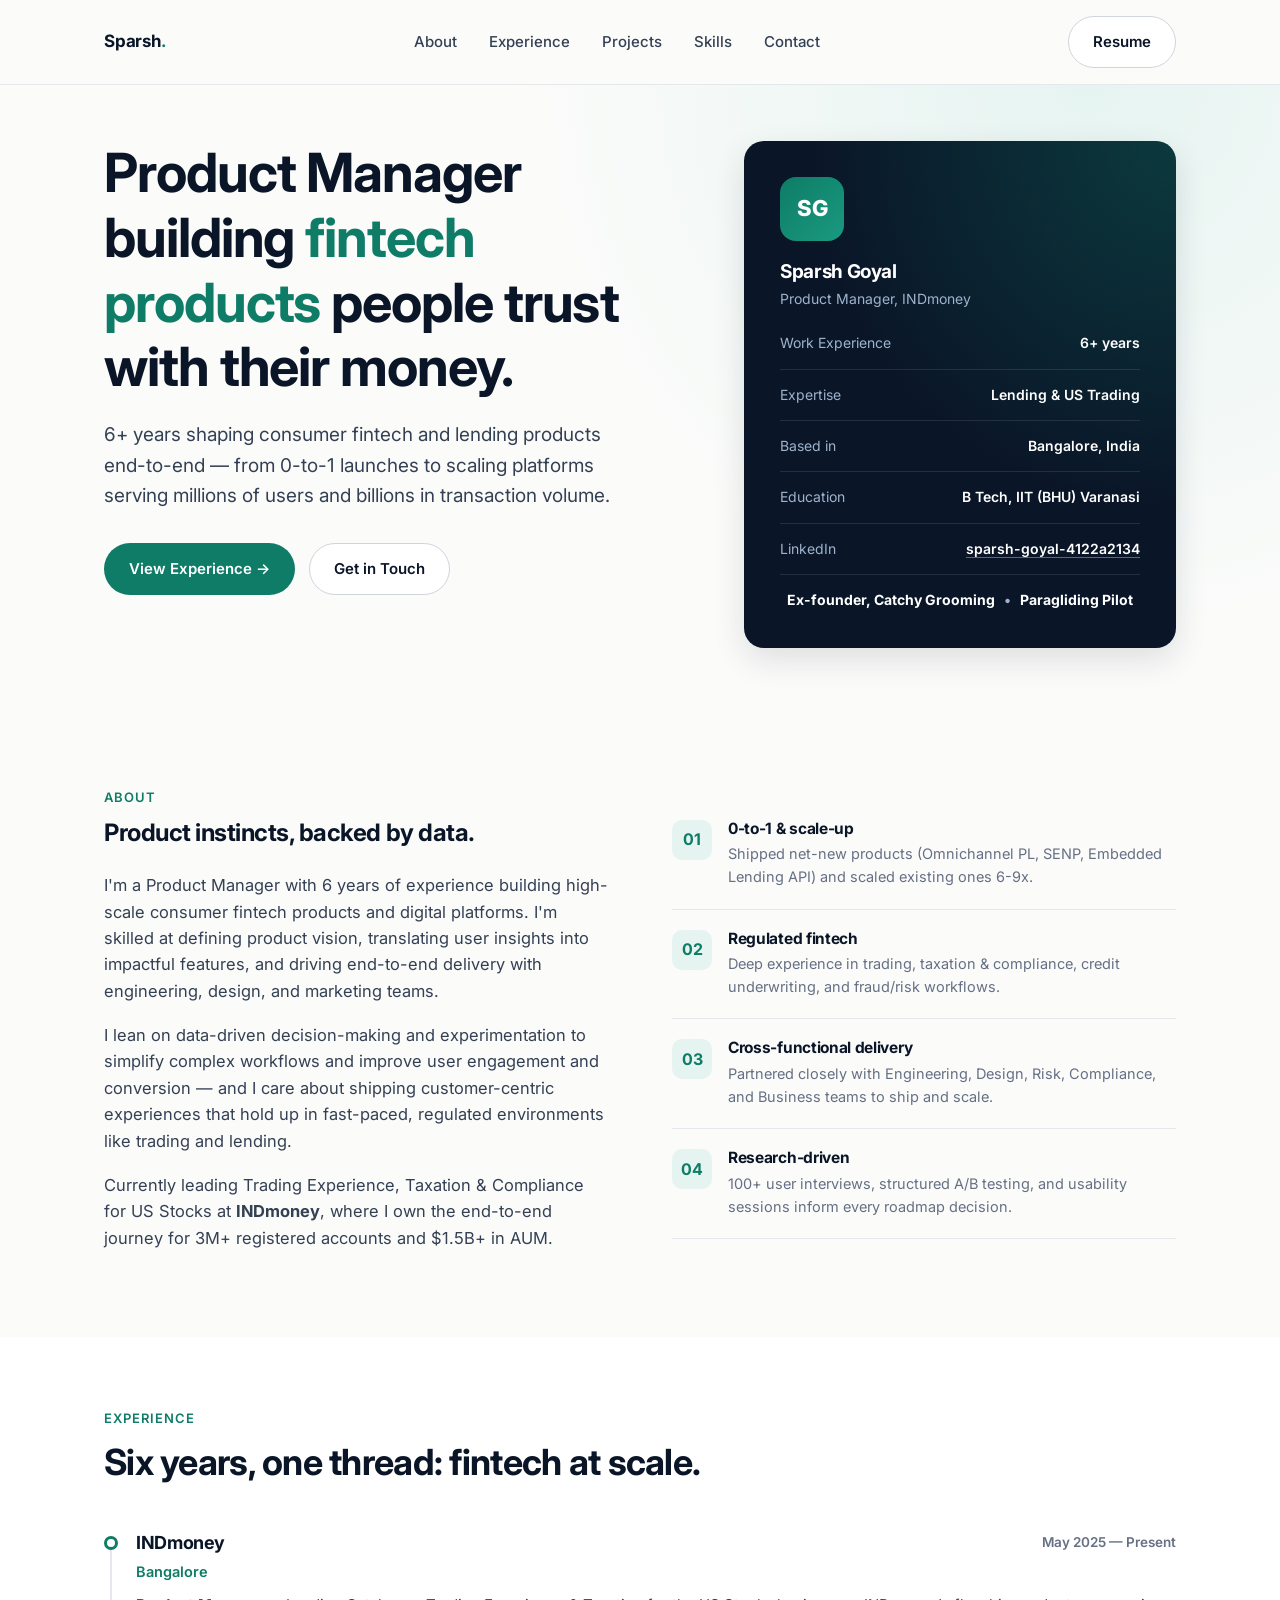
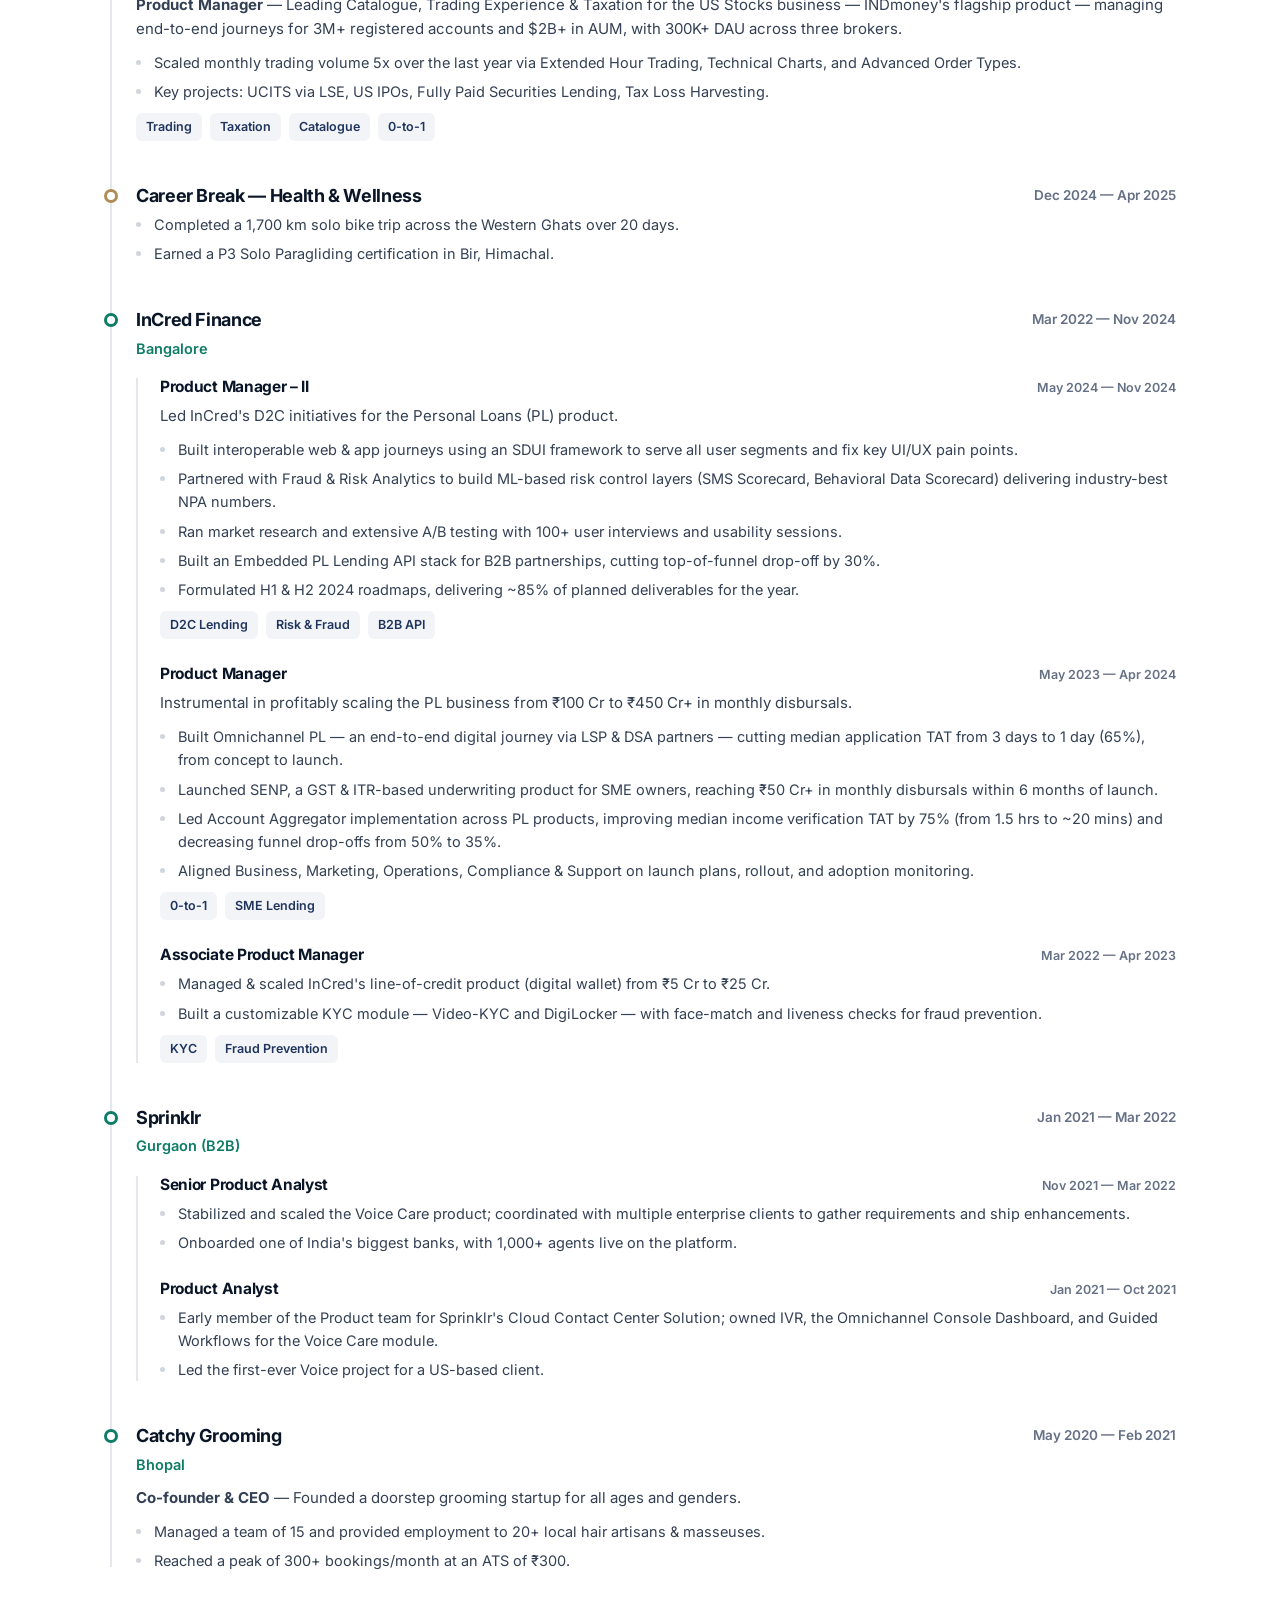
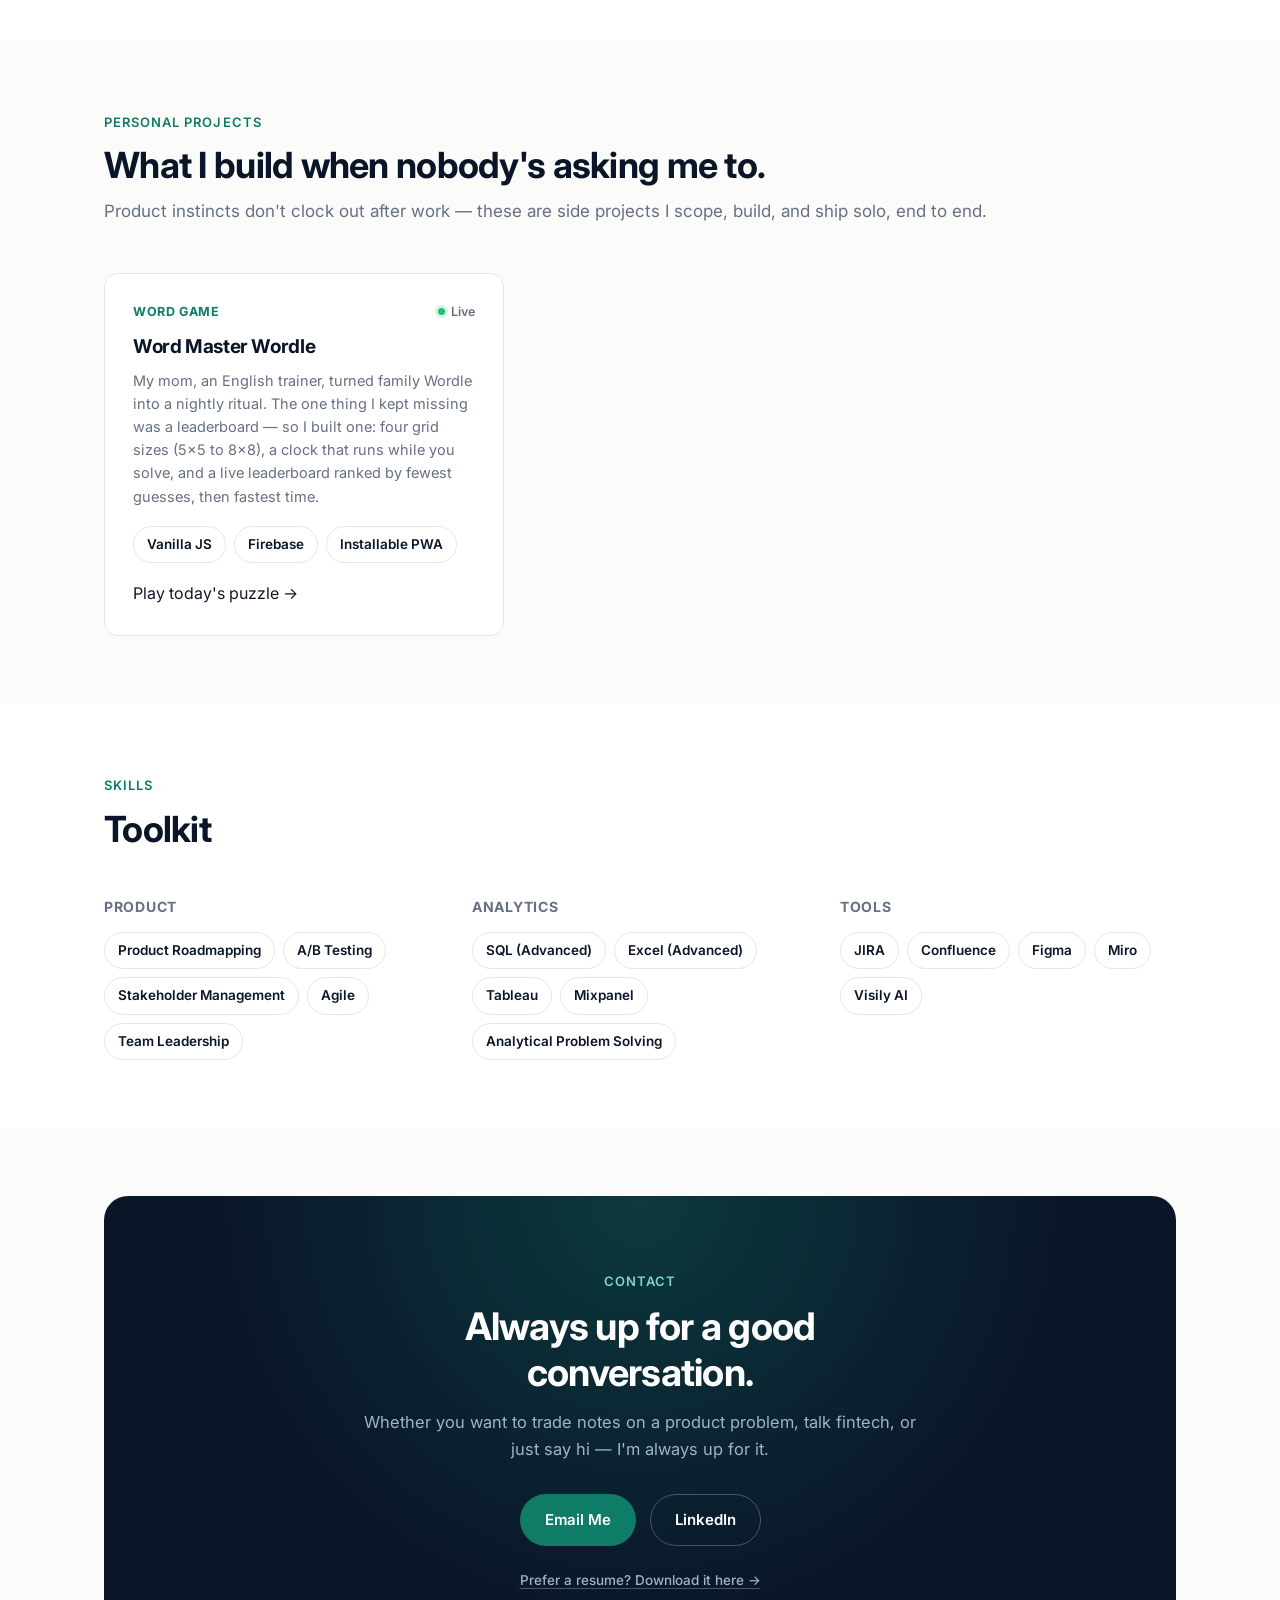
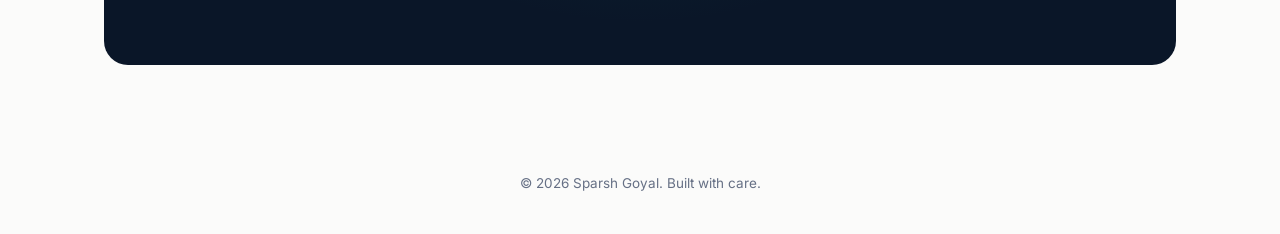
<file: index.html>
<!DOCTYPE html>
<html lang="en">
<head>
<meta charset="UTF-8">
<meta http-equiv="refresh" content="0; url=My%20Portfolio.html">
<link rel="canonical" href="My%20Portfolio.html">
<title>Sparsh Goyal — Product Manager</title>
</head>
<body>
<p>Redirecting to <a href="My%20Portfolio.html">My Portfolio</a>...</p>
</body>
</html>
</file>
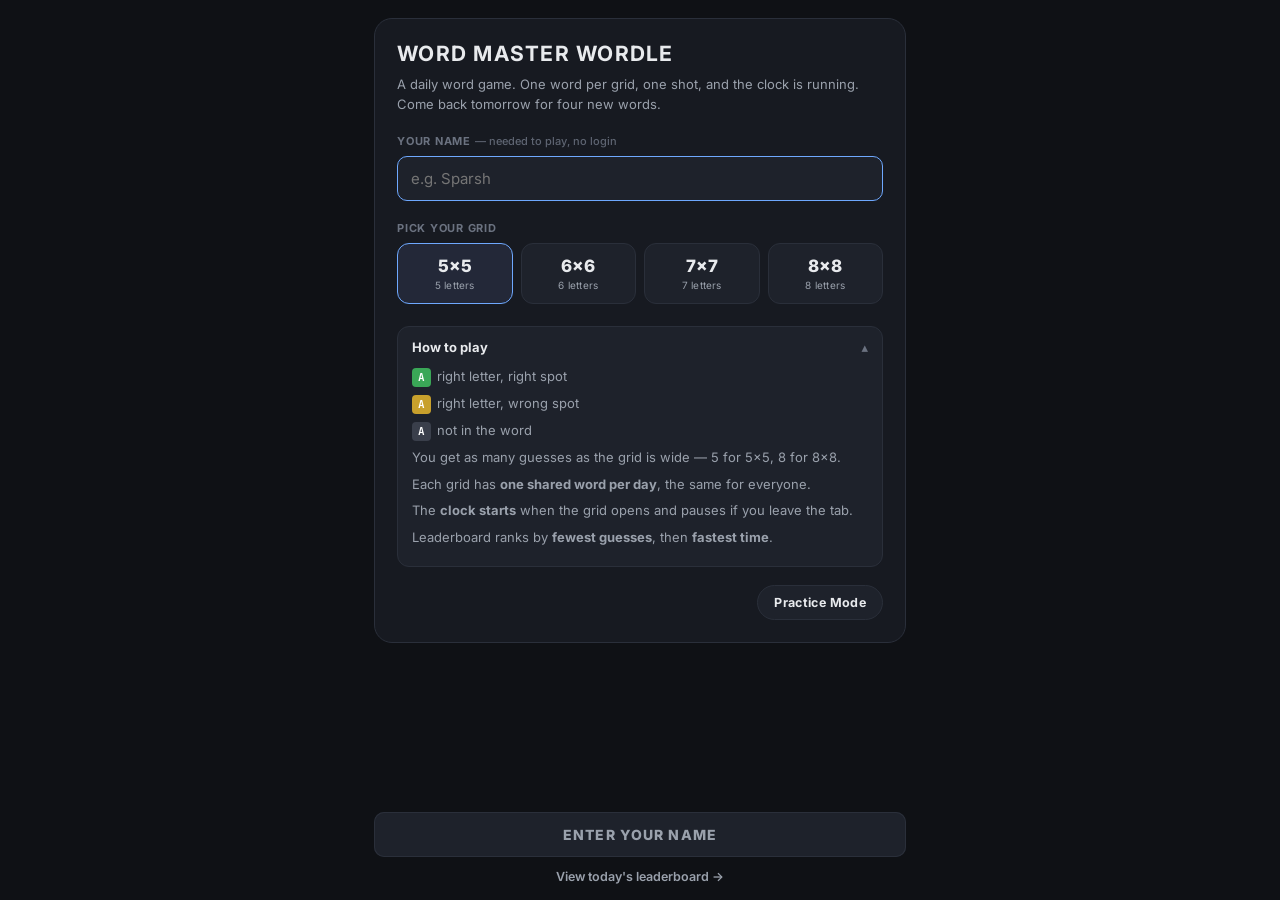
<file: wordle/index.html>
<!DOCTYPE html>
<html lang="en">
<head>
<meta charset="UTF-8" />
<meta name="viewport" content="width=device-width, initial-scale=1.0, maximum-scale=1.0, user-scalable=no, viewport-fit=cover" />
<title>Word Master Wordle</title>
<meta name="description" content="A daily word game — pick a grid (5×5 to 8×8), one shot, beat the clock, and top today's leaderboard." />

<link rel="icon" href="favicon.svg" type="image/svg+xml" />
<link rel="icon" href="apple-touch-icon.png" sizes="180x180" />
<link rel="apple-touch-icon" href="apple-touch-icon.png" />
<meta name="theme-color" content="#0f1115" />

<link rel="manifest" href="manifest.webmanifest" />
<meta name="mobile-web-app-capable" content="yes" />
<meta name="apple-mobile-web-app-capable" content="yes" />
<meta name="apple-mobile-web-app-status-bar-style" content="black-translucent" />
<meta name="apple-mobile-web-app-title" content="Wordle" />

<meta property="og:type" content="website" />
<meta property="og:site_name" content="Word Master Wordle" />
<meta property="og:title" content="Word Master Wordle" />
<meta property="og:description" content="A daily word game — pick a grid (5×5 to 8×8), one shot, beat the clock, and top today's leaderboard." />
<meta property="og:url" content="https://sparshgoyal.work/wordle/" />
<meta property="og:image" content="https://sparshgoyal.work/wordle/og.png" />
<meta property="og:image:width" content="1200" />
<meta property="og:image:height" content="630" />
<meta property="og:image:alt" content="Word Master Wordle — a row of Wordle tiles spelling WORDLE above the title" />
<meta name="twitter:card" content="summary_large_image" />
<meta name="twitter:title" content="Word Master Wordle" />
<meta name="twitter:description" content="A daily word game — pick a grid (5×5 to 8×8), one shot, beat the clock, and top today's leaderboard." />
<meta name="twitter:image" content="https://sparshgoyal.work/wordle/og.png" />

<link rel="preconnect" href="https://fonts.googleapis.com" />
<link rel="preconnect" href="https://fonts.gstatic.com" crossorigin />
<link href="https://fonts.googleapis.com/css2?family=Inter:wght@400;500;600;700;800&family=JetBrains+Mono:wght@600;700&display=swap" rel="stylesheet" />
<style>
  :root{
    --bg:#0f1115; --panel:#171a21; --panel-2:#1e222b; --line:#2a2f3a;
    --text:#e8eaed; --muted:#9aa1ac; --faint:#6b7280;
    --absent:#3a3f4b; --present:#c8a02c; --correct:#3aa757; --accent:#6ea8fe;
    --key:#2b303b; --key-text:#e8eaed;
    --radius:12px; --tile:clamp(28px, calc(86vw / var(--n, 5)), 60px);
  }
  *{box-sizing:border-box; margin:0; padding:0}
  html,body{height:100%}
  body{
    background:var(--bg); color:var(--text);
    font-family:'Inter',system-ui,-apple-system,Segoe UI,Roboto,sans-serif;
    display:flex; flex-direction:column; align-items:center;
    min-height:100vh; min-height:100dvh; overflow-x:hidden;
  }

  /* ---------- view routing ---------- */
  /* top padding = the device's safe-area inset (status bar / Dynamic Island when installed as an
     app with edge-to-edge content); 0 in a normal browser tab, so nothing changes there */
  .view{ display:none; width:100%; max-width:560px; min-height:100vh; min-height:100dvh; padding:env(safe-area-inset-top, 0px) 14px 28px; flex-direction:column; }
  .view.active{ display:flex; }
  #view-home.active{ justify-content:flex-start; padding-bottom:0; }

  .brand{ font-size:15px; font-weight:800; letter-spacing:.14em; text-transform:uppercase; }

  /* ---------- HOME ---------- */
  .home{ background:var(--panel); border:1px solid var(--line); border-radius:18px; padding:22px; margin:18px 0 0; }
  .home-cta{
    position:sticky; bottom:0; margin-top:auto;
    padding:16px 0 calc(16px + env(safe-area-inset-bottom, 0px));
    background:linear-gradient(to top, var(--bg) 62%, transparent);
  }
  .home-cta .btn{ margin-top:0; }
  .cta-link{ display:block; text-align:center; margin-top:12px; font-size:12.5px; font-weight:600; color:var(--muted); text-decoration:none; }
  .cta-link:hover{ color:var(--text); }
  .cta-link[hidden]{ display:none; }
  .home h1{ font-size:clamp(16px, 4.7vw, 21px); letter-spacing:.06em; text-transform:uppercase; white-space:nowrap; }
  .home .tagline{ color:var(--muted); font-size:13px; margin:8px 0 4px; line-height:1.55; }
  label.fld{ display:block; font-size:11px; text-transform:uppercase; letter-spacing:.07em; color:var(--faint); margin:20px 0 8px; font-weight:700; }
  label.fld span{ text-transform:none; letter-spacing:0; font-weight:500; color:var(--faint); opacity:.85; }
  input[type=text]{
    width:100%; background:var(--panel-2); border:1px solid var(--line); border-radius:10px;
    padding:12px 13px; color:var(--text); font:inherit; font-size:15px; transition:border-color .15s, box-shadow .15s;
  }
  input[type=text]:focus{ outline:none; border-color:var(--accent); }
  /* nudge the eye to the empty name field — it's what gates PLAY */
  #homeName:placeholder-shown:not(:focus){ border-color:var(--accent); box-shadow:0 0 0 3px rgba(110,168,254,.14); }
  #homeName.shake{ animation:shake .4s; }

  .levels{ display:grid; grid-template-columns:repeat(4,1fr); gap:8px; }
  .level{
    background:var(--panel-2); border:1px solid var(--line); border-radius:var(--radius);
    padding:12px 5px; text-align:center; cursor:pointer; transition:.12s; position:relative; color:var(--text); font:inherit;
  }
  .level:hover{ border-color:var(--faint); }
  .level.active{ border-color:var(--accent); background:#232838; }
  .level.done{ opacity:.85; cursor:pointer; }
  .level b{ display:block; font-size:17px; font-weight:800; }
  .level span{ display:block; font-size:10px; color:var(--muted); margin-top:3px; letter-spacing:.02em; text-transform:lowercase; }
  .level .badge{
    position:absolute; top:-7px; right:-7px; min-width:19px; height:19px; padding:0 3px; border-radius:10px;
    font-size:11px; font-weight:800; display:grid; place-items:center; color:#0f1115;
  }
  .level .badge.win{ background:var(--correct); }
  .level .badge.loss{ background:#c0554b; color:#fff; }

  .instructions{ background:var(--panel-2); border:1px solid var(--line); border-radius:12px; padding:12px 14px; margin-top:22px; font-size:13px; }
  .instructions summary{ cursor:pointer; font-weight:700; list-style:none; display:flex; justify-content:space-between; }
  .instructions summary::-webkit-details-marker{ display:none; }
  .instructions summary::after{ content:"▾"; color:var(--faint); }
  .instructions[open] summary::after{ content:"▴"; }
  .instructions ul{ list-style:none; margin:12px 0 2px; }
  .instructions li{ margin:7px 0; color:var(--muted); line-height:1.5; }
  .swatch{ display:inline-grid; place-items:center; width:19px; height:19px; border-radius:4px; color:#fff; font-size:11px; font-weight:700; vertical-align:middle; margin-right:6px; font-family:'JetBrains Mono',monospace; }

  .btn{
    width:100%; background:var(--accent); color:#0b1220; border:0; border-radius:10px;
    padding:14px; font:inherit; font-weight:800; font-size:14px; letter-spacing:.08em; cursor:pointer; margin-top:20px;
  }
  .btn:disabled{ opacity:.4; cursor:not-allowed; }
  .btn.needs-name{ background:var(--panel-2); color:var(--muted); box-shadow:inset 0 0 0 1px var(--line); }
  .btn.secondary{ background:var(--panel-2); color:var(--text); border:1px solid var(--line); letter-spacing:.04em; font-weight:700; }
  /* shown once every grid is finished today */
  .done-card{
    margin-top:20px; padding:18px 14px 16px; border-radius:14px; text-align:center;
    background:linear-gradient(180deg, rgba(58,167,87,.16), rgba(58,167,87,.04));
    border:1px solid rgba(58,167,87,.38);
  }
  .done-emoji{ font-size:32px; line-height:1; animation:done-pop .6s cubic-bezier(.2,1.4,.4,1) both; }
  .done-title{ font-size:17px; font-weight:800; margin-top:9px; }
  .done-sub{ font-size:13px; color:var(--muted); margin-top:4px; line-height:1.45; }
  .done-stats{ display:flex; justify-content:center; gap:8px; margin-top:14px; }
  .done-stats div{ flex:1; max-width:112px; background:rgba(15,17,21,.5); border:1px solid var(--line); border-radius:10px; padding:9px 4px; }
  .done-stats b{ display:block; font-family:'JetBrains Mono',monospace; font-size:16px; }
  .done-stats span{ display:block; font-size:10px; color:var(--muted); letter-spacing:.06em; text-transform:uppercase; margin-top:3px; }
  @keyframes done-pop{ 0%{ transform:scale(.4) rotate(-14deg); opacity:0; } 100%{ transform:scale(1) rotate(0); opacity:1; } }
  @media (prefers-reduced-motion:reduce){ .done-emoji{ animation:none; } }

  .practice-entry{ display:flex; justify-content:flex-end; margin-top:18px; }
  .practice-cta{
    background:var(--panel-2); border:1px solid var(--line); color:var(--text);
    font:inherit; font-weight:700; font-size:12.5px; letter-spacing:.03em;
    padding:9px 16px; border-radius:999px; cursor:pointer;
  }
  .practice-cta:hover{ border-color:var(--faint); }

  /* ---------- GAME ---------- */
  .game-head{ display:flex; align-items:center; gap:10px; padding:16px 2px 12px; }
  #quitBtn{
    background:var(--panel); border:1px solid var(--line); color:var(--text); width:34px; height:34px;
    border-radius:9px; cursor:pointer; font-size:16px; display:grid; place-items:center;
  }
  .game-head .lvl{ font-weight:800; letter-spacing:.08em; font-size:15px; }
  .practice-pill{
    font-size:10.5px; font-weight:800; letter-spacing:.05em; text-transform:uppercase;
    color:#0b1220; background:var(--accent); padding:4px 9px; border-radius:999px;
  }
  .timer{ margin-left:auto; font-family:'JetBrains Mono',monospace; font-weight:700; font-size:18px; }
  .timer.paused{ color:var(--faint); }
  .statusbar{ font-size:13px; color:var(--muted); min-height:18px; margin-bottom:10px; }

  .practice-actions{
    position:sticky; bottom:0; display:flex; gap:10px; margin-top:14px;
    padding:14px 0 calc(14px + env(safe-area-inset-bottom, 0px));
    background:linear-gradient(to top, var(--bg) 62%, transparent);
  }
  .practice-actions[hidden]{ display:none; }
  .practice-actions .btn{ flex:1; margin-top:0; }

  .board-wrap{ display:flex; justify-content:center; margin-bottom:14px; }
  .board{ display:grid; gap:5px; }
  .row{ display:grid; grid-template-columns:repeat(var(--n),1fr); gap:5px; }
  .tile{
    width:var(--tile); height:var(--tile); border:2px solid var(--line); border-radius:6px;
    display:grid; place-items:center; font-family:'JetBrains Mono',monospace; font-weight:700;
    font-size:calc(var(--tile) * .46); text-transform:uppercase; user-select:none; color:var(--text); background:transparent;
  }
  .tile.filled{ border-color:var(--faint); }
  .tile.pop{ animation:pop .1s; }
  .tile.correct{ background:var(--correct); border-color:var(--correct); color:#fff; }
  .tile.present{ background:var(--present); border-color:var(--present); color:#fff; }
  .tile.absent{ background:var(--absent); border-color:var(--absent); color:#fff; }
  /* reveal: tile stays blank through the first half of the flip, then the
     colour appears as it turns back — so colour reveals ON each flip.
     `both` fill keeps it blank during its stagger delay. */
  .tile.reveal{ animation:flip-reveal .55s ease both; --reveal-bg:var(--absent); }
  .tile.reveal.correct{ --reveal-bg:var(--correct); }
  .tile.reveal.present{ --reveal-bg:var(--present); }
  .tile.reveal.absent{ --reveal-bg:var(--absent); }
  .row.shake{ animation:shake .4s; }
  @keyframes pop{0%{transform:scale(.9)}100%{transform:scale(1)}}
  @keyframes flip-reveal{
    0%{ transform:rotateX(0); background-color:transparent; border-color:var(--faint); color:var(--text); }
    49.9%{ transform:rotateX(-88deg); background-color:transparent; border-color:var(--faint); color:var(--text); }
    50%{ transform:rotateX(-90deg); background-color:var(--reveal-bg); border-color:var(--reveal-bg); color:#fff; }
    100%{ transform:rotateX(0); background-color:var(--reveal-bg); border-color:var(--reveal-bg); color:#fff; }
  }
  @keyframes shake{10%,90%{transform:translateX(-2px)}30%,70%{transform:translateX(-5px)}50%{transform:translateX(5px)}}

  .kb{ display:flex; flex-direction:column; gap:6px; margin-top:auto; padding-top:8px; }
  .kb-row{ display:flex; gap:5px; justify-content:center; }
  .key{
    flex:1; max-width:42px; height:52px; border:0; border-radius:7px; background:var(--key); color:var(--key-text);
    font-family:inherit; font-weight:700; font-size:13px; text-transform:uppercase; cursor:pointer; display:grid; place-items:center;
  }
  .key:active{ transform:translateY(1px); }
  .key.wide{ max-width:66px; font-size:11px; }
  .key.correct{ background:var(--correct); color:#fff; }
  .key.present{ background:var(--present); color:#fff; }
  .key.absent{ background:#1b1e24; color:#787d87; }

  /* ---------- RESULT / LEADERBOARD ---------- */
  #view-result{ padding-top:calc(16px + env(safe-area-inset-top, 0px)); padding-bottom:0; }
  #view-result > .brand{ margin-bottom:16px; }
  .result-cta{
    position:sticky; bottom:0; margin-top:auto;
    padding:16px 0 calc(16px + env(safe-area-inset-bottom, 0px));
    background:linear-gradient(to top, var(--bg) 62%, transparent);
  }
  .result-cta .btn{ margin-top:0; }
  .banner{ border:1px solid var(--line); background:var(--panel); border-radius:14px; padding:17px; text-align:center; margin-bottom:20px; }
  .banner.win{ border-color:var(--correct); }
  .banner .t{ font-size:18px; font-weight:800; }
  .banner .w{ font-family:'JetBrains Mono',monospace; letter-spacing:.16em; text-transform:uppercase; color:var(--accent); font-size:15px; margin-top:3px; }
  .banner .m{ color:var(--muted); font-size:13px; margin-top:6px; }
  .banner .grid{ font-family:'JetBrains Mono',monospace; font-size:12px; line-height:1.18; margin-top:11px; white-space:pre; }
  .banner .share{ margin-top:13px; background:var(--panel-2); border:1px solid var(--line); color:var(--text); border-radius:9px; padding:9px 16px; font:inherit; font-weight:700; font-size:12.5px; cursor:pointer; }

  h2.sec{ font-size:16px; letter-spacing:.05em; text-transform:uppercase; }
  p.sub{ font-size:12.5px; color:var(--muted); margin:3px 0 14px; }
  .lb-tabs{ display:flex; gap:4px; margin-bottom:12px; flex-wrap:wrap; }
  .lb-tab{ flex:1; min-width:52px; background:var(--panel-2); border:1px solid var(--line); color:var(--muted); border-radius:8px; padding:7px 4px; font-size:12px; font-weight:700; cursor:pointer; text-align:center; }
  .lb-tab.active{ border-color:var(--accent); color:var(--text); }
  table{ width:100%; border-collapse:collapse; font-size:13px; }
  th,td{ padding:8px 6px; text-align:left; border-bottom:1px solid var(--line); }
  th{ font-size:10px; text-transform:uppercase; letter-spacing:.06em; color:var(--faint); font-weight:700; }
  td.num,th.num{ text-align:right; font-family:'JetBrains Mono',monospace; }
  tr.me td{ color:var(--accent); font-weight:700; }
  .rank-1 td:first-child::before{ content:"🥇 "; }
  .rank-2 td:first-child::before{ content:"🥈 "; }
  .rank-3 td:first-child::before{ content:"🥉 "; }
  .lb-empty{ color:var(--muted); font-size:13px; text-align:center; padding:22px 0; }
  .lb-note{ font-size:11px; color:var(--faint); margin-top:10px; line-height:1.5; }

  #tryOthers h3{ font-size:12px; text-transform:uppercase; letter-spacing:.07em; color:var(--faint); margin:26px 0 11px; }
  /* on the leaderboard the completion card sits under the "Ranked by…" note: give it the same
     breathing room as the "Try other levels" heading has, and clear the sticky bar below */
  #tryOthers .done-card{ margin-top:26px; margin-bottom:10px; }

  /* ---------- Practice mode sheet ---------- */
  .sheet-backdrop{
    position:fixed; inset:0; background:rgba(8,9,12,.6);
    display:flex; align-items:flex-end; justify-content:center; z-index:200;
  }
  .sheet-backdrop[hidden]{ display:none; }
  .sheet{
    width:100%; max-width:560px; background:var(--panel); border:1px solid var(--line); border-bottom:none;
    border-radius:20px 20px 0 0; padding:14px 22px calc(22px + env(safe-area-inset-bottom, 0px));
    animation:sheet-up .2s ease;
  }
  @keyframes sheet-up{ from{ transform:translateY(30px); opacity:.5; } to{ transform:translateY(0); opacity:1; } }
  .sheet-handle{ width:36px; height:4px; border-radius:999px; background:var(--line); margin:0 auto 16px; }
  .sheet-title{ font-size:15px; font-weight:800; letter-spacing:.08em; text-transform:uppercase; margin-bottom:6px; }
  .sheet-sub{ font-size:13px; color:var(--muted); line-height:1.5; margin-bottom:18px; }
  .sheet .levels{ margin-bottom:18px; }
  .sheet .btn{ margin-top:0; }

  #toast{
    position:fixed; top:calc(64px + env(safe-area-inset-top, 0px)); left:50%; transform:translateX(-50%); background:var(--text); color:var(--bg);
    padding:9px 16px; border-radius:8px; font-size:13px; font-weight:600; opacity:0; pointer-events:none; transition:.2s; z-index:50; max-width:90vw; text-align:center;
  }
  #toast.show{ opacity:1; }
</style>
</head>
<body>

<!-- ============ HOME ============ -->
<section id="view-home" class="view">
  <div class="home">
    <h1>Word Master Wordle</h1>
    <p class="tagline">A daily word game. One word per grid, one shot, and the clock is running. Come back tomorrow for four new words.</p>

    <label class="fld" for="homeName">Your name <span>— needed to play, no login</span></label>
    <input type="text" id="homeName" maxlength="24" placeholder="e.g. Sparsh" autocomplete="off" enterkeyhint="go" />

    <label class="fld">Pick your grid</label>
    <div class="levels" id="homeLevels"></div>

    <div class="done-card" id="homeAllPlayed" hidden>
      <div class="done-emoji" id="doneEmoji">🎉</div>
      <div class="done-title" id="doneTitle"></div>
      <div class="done-sub" id="doneSub"></div>
      <div class="done-stats" id="doneStats"></div>
    </div>

    <details class="instructions" open>
      <summary>How to play</summary>
      <ul>
        <li><span class="swatch" style="background:var(--correct)">A</span>right letter, right spot</li>
        <li><span class="swatch" style="background:var(--present)">A</span>right letter, wrong spot</li>
        <li><span class="swatch" style="background:var(--absent)">A</span>not in the word</li>
        <li>You get as many guesses as the grid is wide — 5 for 5×5, 8 for 8×8.</li>
        <li>Each grid has <b>one shared word per day</b>, the same for everyone.</li>
        <li>The <b>clock starts</b> when the grid opens and pauses if you leave the tab.</li>
        <li>Leaderboard ranks by <b>fewest guesses</b>, then <b>fastest time</b>.</li>
      </ul>
    </details>

    <div class="practice-entry">
      <button type="button" class="practice-cta" id="practiceModeBtn">Practice Mode</button>
    </div>
  </div>

  <div class="home-cta">
    <button class="btn needs-name" id="playBtn" type="button">ENTER YOUR NAME</button>
    <a class="cta-link" id="ctaLink" href="#leaderboard">View today's leaderboard →</a>
  </div>
</section>

<!-- ============ GAME ============ -->
<section id="view-game" class="view">
  <div class="game-head">
    <button id="quitBtn" title="Back to start">←</button>
    <span class="lvl" id="gameLevelLabel">5×5</span>
    <span class="practice-pill" id="practicePill" hidden>Practice Mode</span>
    <span class="timer" id="timer">0:00</span>
  </div>
  <div class="statusbar" id="gameMsg"></div>
  <div class="board-wrap"><div class="board" id="board"></div></div>
  <div class="kb" id="kb"></div>
  <div class="practice-actions" id="practiceActions" hidden>
    <button type="button" class="btn" id="practiceAgainBtn">Practice again</button>
    <button type="button" class="btn secondary" id="practiceHomeBtn">Back to home</button>
  </div>
</section>

<!-- ============ RESULT + LEADERBOARD ============ -->
<section id="view-result" class="view">
  <div class="brand">Word Master Wordle</div>
  <div id="resultBanner"></div>
  <h2 class="sec">Today's leaderboard</h2>
  <p class="sub" id="lbDate"></p>
  <div class="lb-tabs" id="lbTabs"></div>
  <div id="lbBody"></div>
  <p class="lb-note" id="lbNote"></p>
  <div id="tryOthers"></div>
  <div class="result-cta">
    <button class="btn secondary" id="homeBtn">Back to start</button>
    <a class="cta-link" id="resultPracticeLink" href="#" role="button" hidden>Play more on Practice Mode ›</a>
  </div>
</section>

<div id="toast"></div>

<div class="sheet-backdrop" id="practiceBackdrop" hidden>
  <div class="sheet">
    <div class="sheet-handle"></div>
    <h3 class="sheet-title">Practice Mode</h3>
    <p class="sheet-sub">Any grid, as many times as you like — practice rounds never touch the leaderboard.</p>
    <div class="levels" id="practiceLevels"></div>
    <button type="button" class="btn" id="practiceGoBtn">Practice</button>
  </div>
</div>

<script type="module">
/* ============================================================
   Word Master Wordle — daily word game
   Flow:  #home  →  #play/<n>  →  #result/<n>
   ============================================================ */

// ---------- 1. Firebase config ----------
// Project: brain-games-wordle.  These values are public by design (Firebase ships
// them to every browser); the data is protected by firebase-rules.json, not by
// hiding the key.  The leaderboard stays local-only until databaseURL is filled in
// with the URL from Realtime Database → Data (looks like
//   https://brain-games-wordle-default-rtdb.<region>.firebasedatabase.app ).
const FIREBASE_CONFIG = {
  apiKey: "AIzaSyCk--hHc6VFDoXAjAGkUGiYaPfXarY1j5E",
  authDomain: "brain-games-wordle.firebaseapp.com",
  databaseURL: "https://brain-games-wordle-default-rtdb.asia-southeast1.firebasedatabase.app",
  projectId: "brain-games-wordle",
  storageBucket: "brain-games-wordle.firebasestorage.app",
  messagingSenderId: "746326923101",
  appId: "1:746326923101:web:1c5656c8e52886ffae7ab4"
};
const FIREBASE_READY = !JSON.stringify(FIREBASE_CONFIG).includes("REPLACE_ME");

// ---------- 2. Helpers ----------
const LEVELS = [5, 6, 7, 8];
const EPOCH = Date.UTC(2026, 0, 1);
const $ = (s, r = document) => r.querySelector(s);
const rot13 = s => s.replace(/[a-z]/g, c => String.fromCharCode((c.charCodeAt(0) - 97 + 13) % 26 + 97));

function todayKey(d = new Date()) {
  return `${d.getFullYear()}-${String(d.getMonth() + 1).padStart(2, "0")}-${String(d.getDate()).padStart(2, "0")}`;
}
function dayIndex(key) {
  const [y, m, dd] = key.split("-").map(Number);
  return Math.round((Date.UTC(y, m - 1, dd) - EPOCH) / 86400000);
}
function fmtTime(ms) {
  const s = Math.floor(ms / 1000);
  return `${Math.floor(s / 60)}:${String(s % 60).padStart(2, "0")}`;
}
function esc(s) { return String(s).replace(/[<>&]/g, c => ({ "<": "&lt;", ">": "&gt;", "&": "&amp;" }[c])); }
function toast(msg, ms = 1400) {
  const t = $("#toast"); t.textContent = msg; t.classList.add("show");
  clearTimeout(toast._t); toast._t = setTimeout(() => t.classList.remove("show"), ms);
}

// ---------- 3. Local persistence ----------
const LS = {
  get name() { try { return localStorage.getItem("wo:name") || ""; } catch { return ""; } },
  set name(v) { try { localStorage.setItem("wo:name", v); } catch {} },
  get pid() {
    let p;
    try { p = localStorage.getItem("wo:pid"); } catch {}
    if (!p) { p = "p_" + Math.random().toString(36).slice(2, 10) + Date.now().toString(36); try { localStorage.setItem("wo:pid", p); } catch {} }
    return p;
  },
  gameKey(day, lvl) { return `wo:game:${day}:${lvl}`; },
  loadGame(day, lvl) { try { return JSON.parse(localStorage.getItem(this.gameKey(day, lvl))); } catch { return null; } },
  saveGame(day, lvl, g) { try { localStorage.setItem(this.gameKey(day, lvl), JSON.stringify(g)); } catch {} },
  clearGame(day, lvl) { try { localStorage.removeItem(this.gameKey(day, lvl)); } catch {} }
};
const isDone = g => !!g && (g.status === "won" || g.status === "lost");

// ---------- 4. Word lists (plain <script> files, work from file:// and https) ----------
const wordCache = {};
function loadScript(src) {
  return new Promise((res, rej) => {
    const s = document.createElement("script");
    s.src = src; s.onload = res; s.onerror = () => rej(new Error("Failed to load " + src));
    document.head.appendChild(s);
  });
}
async function loadWords(lvl, day) {
  if (wordCache[lvl]) return wordCache[lvl];
  if (!window.WO_ANSWERS?.[lvl]) await loadScript(`words/answers-${lvl}.js`);
  if (!window.WO_VALID?.[lvl]) await loadScript(`words/valid-${lvl}.js`);
  const answers = rot13(window.WO_ANSWERS[lvl]).split("|");
  const valid = new Set(window.WO_VALID[lvl].split("|"));
  answers.forEach(w => valid.add(w));
  const idx = ((dayIndex(day) % answers.length) + answers.length) % answers.length;
  return (wordCache[lvl] = { answer: answers[idx], valid, answers });
}

// ---------- 5. Guess scoring (handles duplicate letters) ----------
function scoreGuess(guess, answer) {
  const res = Array(guess.length).fill("absent");
  const pool = {};
  for (const c of answer) pool[c] = (pool[c] || 0) + 1;
  for (let i = 0; i < guess.length; i++) if (guess[i] === answer[i]) { res[i] = "correct"; pool[guess[i]]--; }
  for (let i = 0; i < guess.length; i++) {
    if (res[i] === "correct") continue;
    if (pool[guess[i]] > 0) { res[i] = "present"; pool[guess[i]]--; }
  }
  return res;
}
function emojiGrid(rows, answer) {
  const map = { correct: "🟩", present: "🟨", absent: "⬛" };
  return rows.map(g => scoreGuess(g, answer).map(m => map[m]).join("")).join("\n");
}

// ---------- 6. Firebase (lazy) + leaderboard I/O ----------
let fb = null;
async function getFb() {
  if (!FIREBASE_READY) return null;
  if (fb) return fb;
  const [{ initializeApp }, dbMod] = await Promise.all([
    import("https://www.gstatic.com/firebasejs/10.12.0/firebase-app.js"),
    import("https://www.gstatic.com/firebasejs/10.12.0/firebase-database.js")
  ]);
  fb = { db: dbMod.getDatabase(initializeApp(FIREBASE_CONFIG)), ...dbMod };
  return fb;
}
function readLocalBoard(day) { try { return JSON.parse(localStorage.getItem(`wo:lb:${day}`) || "{}"); } catch { return {}; } }
async function submitScore(day, lvl, entry) {
  const lk = `wo:lb:${day}`;
  const local = readLocalBoard(day);
  (local[lvl] = local[lvl] || {})[LS.pid] = entry;
  try { localStorage.setItem(lk, JSON.stringify(local)); } catch {}
  try {
    const f = await getFb();
    if (f) await f.set(f.ref(f.db, `leaderboard/${day}/${lvl}/${LS.pid}`), entry);
  } catch (e) { console.warn("leaderboard write failed", e); }
}
let lbUnsub = null;
function watchBoard(day, cb) {
  if (lbUnsub) { lbUnsub(); lbUnsub = null; }
  getFb().then(f => {
    if (!f) { cb(readLocalBoard(day)); return; }
    lbUnsub = f.onValue(f.ref(f.db, `leaderboard/${day}`), snap => {
      const remote = snap.val() || {};
      const local = readLocalBoard(day);
      for (const lvl of LEVELS) remote[lvl] = Object.assign({}, local[lvl] || {}, remote[lvl] || {});
      cb(remote);
    }, () => cb(readLocalBoard(day)));
  });
}

// ============================================================
//  STATE
// ============================================================
const state = {
  day: todayKey(),
  lvl: null, answer: "", valid: null,
  rows: [], current: "", status: "idle",
  elapsedMs: 0, running: false, tick: null, lastTs: 0,
  homePick: null, lastResult: null,
  animateRow: null, animateCell: null,  // one-shot: which row flips / which tile pops on the next render
  isPractice: false
};

// ============================================================
//  ROUTER
// ============================================================
function go(hash) { if (location.hash === hash) route(); else location.hash = hash; }
function showView(v) {
  document.querySelectorAll(".view").forEach(s => s.classList.toggle("active", s.id === "view-" + v));
  window.scrollTo(0, 0);
}
function route() {
  const h = location.hash || "#home";
  const m = h.match(/^#(play|result)\/([5-8])$/);
  const mp = h.match(/^#practice\/([5-8])$/);
  if (!LS.name && h !== "#home" && h !== "#leaderboard" && !mp) { location.hash = "#home"; return; }
  if (m && m[1] === "play") { showView("game"); enterGame(+m[2]); }
  else if (m && m[1] === "result") { showView("result"); enterResult(+m[2]); }
  else if (mp) { showView("game"); enterPractice(+mp[1]); }
  else if (h === "#leaderboard") { leaveGame(); showView("result"); enterResult(null); }
  else {
    leaveGame(); showView("home"); renderHome();
    if (!LS.name) setTimeout(() => { const i = $("#homeName"); if (i && !i.value) i.focus(); }, 60);
  }
}
window.addEventListener("hashchange", route);

// ============================================================
//  HOME
// ============================================================
let homeWasAllDone = null;
function renderHome() {
  if ($("#homeName").value !== LS.name) $("#homeName").value = LS.name;  // don't clobber a name being typed
  if (state.homePick == null || isDone(LS.loadGame(state.day, state.homePick)))
    state.homePick = LEVELS.find(n => !isDone(LS.loadGame(state.day, n))) ?? null;

  const box = $("#homeLevels"); box.innerHTML = "";
  for (const n of LEVELS) {
    const g = LS.loadGame(state.day, n);
    const done = isDone(g);
    const resuming = g && !done && g.rows?.length;
    const el = document.createElement("button");
    el.type = "button";
    el.className = "level" + (state.homePick === n && !done ? " active" : "") + (done ? " done" : "");
    el.innerHTML = `<b>${n}×${n}</b><span>${done ? (g.status === "won" ? "solved" : "missed") : resuming ? "resume" : n + " letters"}</span>`;
    if (done) {
      const b = document.createElement("span");
      b.className = "badge " + (g.status === "won" ? "win" : "loss");
      b.textContent = g.status === "won" ? g.rows.length : "✕";
      el.appendChild(b);
    }
    el.onclick = () => {
      if (done) { go(`#result/${n}`); return; }
      state.homePick = n; renderHome();
    };
    box.appendChild(el);
  }

  const allDone = LEVELS.every(n => isDone(LS.loadGame(state.day, n)));
  $("#homeAllPlayed").hidden = !allDone;
  if (allDone) renderDoneCard();
  // once everything's done they don't need the rules again: start collapsed in that
  // state. Only applied when the state changes, so it never undoes a manual toggle.
  if (allDone !== homeWasAllDone) { $(".instructions").open = !allDone; homeWasAllDone = allDone; }
  updatePlayBtn();
}
// a little payoff for finishing every grid today: tone follows how the day
// went, plus the same totals the Overall leaderboard ranks on
function doneSummary() {
  let solved = 0, guesses = 0, ms = 0;
  for (const n of LEVELS) {
    const g = LS.loadGame(state.day, n) || {};
    const won = g.status === "won";
    if (won) solved++;
    guesses += won ? (g.rows?.length || n) : n;
    ms += g.elapsedMs || 0;
  }
  const [emoji, title, sub] =
    solved === LEVELS.length ? ["🏆", "Clean sweep!", "All four grids solved. Fresh words tomorrow."]
    : solved > 0            ? ["🎉", "All done for today!", "You've played every grid. Fresh words tomorrow."]
    :                         ["🌙", "All done for today!", "Tough words today — tomorrow's a fresh start."];
  return { solved, guesses, ms, emoji, title, sub };
}
function renderDoneCard() {
  const s = doneSummary();
  $("#doneEmoji").textContent = s.emoji;
  $("#doneTitle").textContent = s.title;
  $("#doneSub").textContent = s.sub;
  $("#doneStats").innerHTML =
    `<div><b>${s.solved}/${LEVELS.length}</b><span>solved</span></div>` +
    `<div><b>${s.guesses}</b><span>guesses</span></div>` +
    `<div><b>${fmtTime(s.ms)}</b><span>total time</span></div>`;
}
function updatePlayBtn() {
  const named = $("#homeName").value.trim().length > 0;
  const allDone = !state.homePick;
  const g = state.homePick && LS.loadGame(state.day, state.homePick);
  const btn = $("#playBtn");
  btn.classList.toggle("needs-name", !named && !allDone);   // styled, but still clickable → gives feedback
  btn.textContent = allDone ? "VIEW LEADERBOARD"
    : !named ? "ENTER YOUR NAME"
    : (g && !isDone(g) && g.rows?.length) ? "RESUME" : "PLAY";

  // all grids done: the primary CTA already goes to the leaderboard, so the
  // secondary one offers Practice Mode instead of repeating it
  const link = $("#ctaLink");
  link.dataset.mode = allDone ? "practice" : "leaderboard";
  link.textContent = allDone ? "Play more on Practice Mode ›" : "View today's leaderboard →";
  link.setAttribute("role", allDone ? "button" : "link");
}
$("#ctaLink").addEventListener("click", e => {
  if ($("#ctaLink").dataset.mode === "practice") { e.preventDefault(); openPracticeSheet(); }
});
function nudgeName() {
  const inp = $("#homeName");
  inp.focus();
  inp.classList.remove("shake"); void inp.offsetWidth; inp.classList.add("shake");
  toast("Enter your name to play");
}
function tryPlay() {
  if (!state.homePick) return go("#leaderboard");     // every grid done today
  const nm = $("#homeName").value.trim().slice(0, 24);
  if (!nm) return nudgeName();
  LS.name = nm;
  go(`#play/${state.homePick}`);
}
$("#homeName").addEventListener("input", () => {
  LS.name = $("#homeName").value.slice(0, 24);   // persist as they type, so switching grids can't lose it
  updatePlayBtn();
});
$("#homeName").addEventListener("keydown", e => { if (e.key === "Enter") { e.preventDefault(); tryPlay(); } });
$("#playBtn").addEventListener("click", tryPlay);

// ---------- Practice mode entry (home CTA + bottom sheet) ----------
let practicePick = 5;
function renderPracticeLevels() {
  const box = $("#practiceLevels"); box.innerHTML = "";
  for (const n of LEVELS) {
    const el = document.createElement("button");
    el.type = "button";
    el.className = "level" + (practicePick === n ? " active" : "");
    el.innerHTML = `<b>${n}×${n}</b><span>${n} letters</span>`;
    el.onclick = () => { practicePick = n; renderPracticeLevels(); };
    box.appendChild(el);
  }
}
function openPracticeSheet() {
  practicePick = 5;
  renderPracticeLevels();
  $("#practiceBackdrop").hidden = false;
  document.body.style.overflow = "hidden";
}
function closePracticeSheet() {
  $("#practiceBackdrop").hidden = true;
  document.body.style.overflow = "";
}
$("#practiceModeBtn").addEventListener("click", openPracticeSheet);
$("#practiceBackdrop").addEventListener("click", e => { if (e.target === $("#practiceBackdrop")) closePracticeSheet(); });
$("#practiceGoBtn").addEventListener("click", () => {
  const n = practicePick;
  closePracticeSheet();
  go(`#practice/${n}`);
});

// ============================================================
//  GAME
// ============================================================
async function enterGame(n) {
  const saved = LS.loadGame(state.day, n);
  if (isDone(saved)) { location.hash = `#result/${n}`; return; }

  // paint an empty grid of the right size *now* so the previous grid's board
  // never flashes while this grid's word list is fetched
  stopTimer();
  state.lvl = n;
  state.answer = "";
  state.valid = null;
  state.rows = [];
  state.current = "";
  state.status = "playing";
  state.running = false;
  state.animateRow = state.animateCell = null;
  state.isPractice = false;
  $("#practicePill").hidden = true;
  $("#practiceActions").hidden = true;
  $("#gameLevelLabel").textContent = `${n}×${n}`;
  $("#gameMsg").textContent = "Loading…";
  $("#timer").textContent = "0:00";
  renderBoard();

  let words;
  try { words = await loadWords(n, state.day); }
  catch { if (state.lvl === n) $("#gameMsg").textContent = "Couldn't load the word list — check your connection and reload."; return; }
  if (state.lvl !== n) return;          // a newer navigation superseded this one

  state.answer = words.answer;
  state.valid = words.valid;
  state.rows = (saved?.rows || []).filter(w => typeof w === "string" && w.length === n).slice(0, n);
  state.elapsedMs = saved?.elapsedMs || 0;

  renderBoard();
  updateGameMsg();
  $("#timer").textContent = fmtTime(state.elapsedMs);
  startTimer();                         // clock starts when the grid opens
}

// practice: same engine as enterGame, but never touches the daily save slot,
// never locks the grid, and always deals a fresh random word (never today's
// real answer, so it can't spoil the leaderboard puzzle)
function pickPracticeWord(list, avoid) {
  if (!list.length) return avoid;
  if (list.length === 1) return list[0];
  let w;
  do { w = list[Math.floor(Math.random() * list.length)]; } while (w === avoid);
  return w;
}
async function enterPractice(n) {
  stopTimer();
  state.lvl = n;
  state.answer = "";
  state.valid = null;
  state.rows = [];
  state.current = "";
  state.status = "playing";
  state.running = false;
  state.animateRow = state.animateCell = null;
  state.isPractice = true;
  $("#gameLevelLabel").textContent = `${n}×${n}`;
  $("#practicePill").hidden = false;
  $("#practiceActions").hidden = true;
  $("#gameMsg").textContent = "Loading…";
  $("#timer").textContent = "0:00";
  renderBoard();

  let words;
  try { words = await loadWords(n, state.day); }
  catch { if (state.lvl === n && state.isPractice) $("#gameMsg").textContent = "Couldn't load the word list — check your connection and reload."; return; }
  if (state.lvl !== n || !state.isPractice) return;   // a newer navigation superseded this one

  state.answer = pickPracticeWord(words.answers, words.answer);
  state.valid = words.valid;
  state.elapsedMs = 0;

  renderBoard();
  updateGameMsg();
  $("#timer").textContent = fmtTime(state.elapsedMs);
  startTimer();
}

function leaveGame() {
  if (state.isPractice) {                 // practice is never saved — just drop it
    stopTimer();
    state.isPractice = false;
    $("#practicePill").hidden = true;
    $("#practiceActions").hidden = true;
    return;
  }
  if (state.status === "playing" && state.lvl) {
    stopTimer();
    if (state.rows.length) persist();   // keep a resumable game…
    else LS.clearGame(state.day, state.lvl); // …but drop an untouched one
    state.status = "idle";
  } else {
    stopTimer();
  }
}
$("#quitBtn").addEventListener("click", () => go("#home"));
$("#practiceAgainBtn").addEventListener("click", () => go(`#practice/${state.lvl}`));
$("#practiceHomeBtn").addEventListener("click", () => go("#home"));

function updateGameMsg() {
  const left = state.lvl - state.rows.length;
  $("#gameMsg").textContent = state.rows.length === 0
    ? "Type your first guess"
    : `${left} ${left === 1 ? "guess" : "guesses"} left`;
}

function renderBoard() {
  const board = $("#board");
  board.style.setProperty("--n", state.lvl);
  document.documentElement.style.setProperty("--n", state.lvl);
  board.innerHTML = "";
  const total = state.lvl;
  for (let r = 0; r < total; r++) {
    const row = document.createElement("div");
    row.className = "row"; row.dataset.row = r;
    const committed = r < state.rows.length;
    const isCurrent = r === state.rows.length;
    const guess = committed ? state.rows[r] : (isCurrent ? state.current : "");
    const marks = committed ? scoreGuess(state.rows[r], state.answer) : null;
    for (let c = 0; c < total; c++) {
      const tile = document.createElement("div");
      tile.className = "tile";
      tile.textContent = guess[c] || "";
      if (guess[c] && !committed) {
        tile.classList.add("filled");
        if (isCurrent && c === state.animateCell) tile.classList.add("pop");
      }
      if (committed && marks[c]) {
        tile.classList.add(marks[c]);
        if (r === state.animateRow) {           // only the just-submitted row flips
          tile.classList.add("reveal");
          tile.style.animationDelay = (c * 0.25) + "s";
        }
      }
      row.appendChild(tile);
    }
    board.appendChild(row);
  }
  state.animateRow = state.animateCell = null;  // consume the one-shot flags
  renderKeyboard();
}

const KB_ROWS = ["qwertyuiop", "asdfghjkl", "zxcvbnm"];
function keyStates() {
  const st = {}, rank = { absent: 0, present: 1, correct: 2 };
  for (const g of state.rows) {
    const m = scoreGuess(g, state.answer);
    for (let i = 0; i < g.length; i++) {
      const c = g[i];
      if (!(c in st) || rank[m[i]] > rank[st[c]]) st[c] = m[i];
    }
  }
  return st;
}
function renderKeyboard() {
  const kb = $("#kb"); kb.innerHTML = "";
  const st = keyStates();
  KB_ROWS.forEach((letters, i) => {
    const row = document.createElement("div"); row.className = "kb-row";
    if (i === 2) row.appendChild(mkKey("enter", "Enter", "wide"));
    for (const ch of letters) row.appendChild(mkKey(ch, ch, st[ch] || ""));
    if (i === 2) row.appendChild(mkKey("back", "⌫", "wide"));
    kb.appendChild(row);
  });
}
function mkKey(key, label, cls) {
  const b = document.createElement("button");
  b.className = "key " + cls; b.textContent = label;
  b.onclick = () => handleKey(key);
  return b;
}

// ---------- timer ----------
function startTimer() {
  if (state.running || state.status !== "playing") return;
  state.running = true; state.lastTs = performance.now();
  let n = 0;
  state.tick = setInterval(() => {
    const now = performance.now();
    state.elapsedMs += now - state.lastTs; state.lastTs = now;
    $("#timer").textContent = fmtTime(state.elapsedMs);
    if (++n % 8 === 0) persist();          // checkpoint the clock ~every 2s
  }, 250);
  $("#timer").classList.remove("paused");
}
function stopTimer() {
  if (!state.running) return;
  state.elapsedMs += performance.now() - state.lastTs;
  clearInterval(state.tick); state.running = false;
  $("#timer").textContent = fmtTime(state.elapsedMs);
}
document.addEventListener("visibilitychange", () => {
  if (!$("#view-game").classList.contains("active")) return;
  if (document.hidden) { stopTimer(); $("#timer").classList.add("paused"); persist(); }
  else if (state.status === "playing") startTimer();
});

// ---------- input ----------
function handleKey(key) {
  if (state.status !== "playing" || !$("#view-game").classList.contains("active")) return;
  if (key === "enter") return submitGuess();
  if (key === "back") { state.current = state.current.slice(0, -1); return renderBoard(); }
  if (/^[a-z]$/.test(key) && state.current.length < state.lvl) {
    state.current += key;
    state.animateCell = state.current.length - 1;   // pop only the tile just typed
    renderBoard();
  }
}
window.addEventListener("keydown", e => {
  if (!$("#view-game").classList.contains("active")) return;
  if (e.key === "Enter") handleKey("enter");
  else if (e.key === "Backspace") handleKey("back");
  else if (/^[a-zA-Z]$/.test(e.key)) handleKey(e.key.toLowerCase());
});

function shakeRow() {
  const row = $(`.row[data-row="${state.rows.length}"]`);
  if (row) { row.classList.add("shake"); setTimeout(() => row.classList.remove("shake"), 400); }
}
function submitGuess() {
  const g = state.current;
  if (g.length !== state.lvl) { toast("Not enough letters"); return shakeRow(); }
  if (!state.valid.has(g)) { toast("Not in word list"); return shakeRow(); }
  state.rows.push(g); state.current = "";
  state.animateRow = state.rows.length - 1;   // flip only this row, once
  renderBoard();

  if (g === state.answer) state.status = "won";
  else if (state.rows.length >= state.lvl) state.status = "lost";

  if (state.status !== "playing") {
    stopTimer();
    const won = state.status === "won";
    const lvl = state.lvl;
    if (state.isPractice) {
      setTimeout(() => finishPractice(won), (lvl - 1) * 250 + 950);  // let the whole row finish revealing
    } else {
      persist();
      const attempts = won ? state.rows.length : state.lvl;
      const timeMs = Math.round(state.elapsedMs);
      state.lastResult = { lvl, won, attempts, timeMs, answer: state.answer, rows: state.rows.slice() };
      submitScore(state.day, lvl, { name: LS.name || "Anon", attempts, timeMs, won, ts: Date.now() });
      setTimeout(() => { location.hash = `#result/${lvl}`; }, (lvl - 1) * 250 + 950);
    }
  } else {
    if (!state.isPractice) persist();
    updateGameMsg();
  }
}
function finishPractice(won) {
  $("#gameMsg").textContent = won
    ? `Solved in ${state.rows.length} · ${fmtTime(state.elapsedMs)}`
    : `Out of guesses — it was ${state.answer.toUpperCase()}`;
  $("#practiceActions").hidden = false;
}
function persist() {
  if (!state.lvl || state.status === "idle" || state.isPractice) return;
  LS.saveGame(state.day, state.lvl, { status: state.status, rows: state.rows, elapsedMs: state.elapsedMs });
}

// ============================================================
//  RESULT + LEADERBOARD
// ============================================================
let lbTab = "overall";
let resultPick = null;   // grid selected under "Try other levels"; null → CTA defaults to "Back to start"
async function enterResult(n) {                 // n === null → opened straight from home
  stopTimer();
  resultPick = null;     // reset the picker on every fresh visit to this view
  lbTab = n == null ? "overall" : String(n);
  $("#lbDate").textContent = new Date().toLocaleDateString(undefined, { weekday: "long", month: "short", day: "numeric" });
  $("#resultBanner").innerHTML = "";            // drop the previous grid's banner while this one loads
  renderLeaderboard(readLocalBoard(state.day)); // paint the local board immediately
  renderTryOthers();

  if (n != null) await renderResultBanner(n);
  else state.lastResult = null;
  watchBoard(state.day, renderLeaderboard);
}

async function renderResultBanner(n) {
  const box = $("#resultBanner");
  const saved = LS.loadGame(state.day, n);
  let r = state.lastResult && state.lastResult.lvl === n ? state.lastResult : null;

  if (!r && isDone(saved)) {
    let answer = "";
    try { answer = (await loadWords(n, state.day)).answer; } catch {}
    r = { lvl: n, won: saved.status === "won", attempts: saved.status === "won" ? saved.rows.length : n,
          timeMs: saved.elapsedMs || 0, answer, rows: saved.rows || [] };
  }
  if (!r) { box.innerHTML = ""; return; }

  const grid = r.answer && r.rows.length ? emojiGrid(r.rows, r.answer) : "";
  box.innerHTML = `
    <div class="banner ${r.won ? "win" : ""}">
      <div class="t">${r.won ? "Solved it." : "Out of guesses."}</div>
      <div class="w">${esc(r.answer || "")}</div>
      <div class="m">${n}×${n} · ${r.won ? r.attempts + "/" + n : "X/" + n} · ${fmtTime(r.timeMs)}</div>
      ${grid ? `<div class="grid">${grid}</div>` : ""}
      <button class="share" type="button">Share result</button>
    </div>`;
  box.querySelector(".share").onclick = () => shareResult(r, n);
  state.lastResult = null; // consume, so a later revisit shows the neutral version
}
async function shareResult(r, n) {
  const txt = `Word Master Wordle ${n}×${n} — ${state.day}\n`
    + `${r.won ? r.attempts : "X"}/${n} in ${fmtTime(r.timeMs)}\n\n`
    + (r.answer && r.rows.length ? emojiGrid(r.rows, r.answer) : "");
  try {
    if (navigator.share) await navigator.share({ text: txt });
    else { await navigator.clipboard.writeText(txt); toast("Copied to clipboard"); }
  } catch { /* cancelled */ }
}

function rankLevel(entries) {
  return Object.entries(entries).map(([pid, e]) => ({ ...e, pid })).sort((a, b) => {
    if (a.won !== b.won) return a.won ? -1 : 1;
    if (a.attempts !== b.attempts) return a.attempts - b.attempts;
    return a.timeMs - b.timeMs;
  });
}
function rankOverall(board) {
  const players = {};
  for (const lvl of LEVELS) {
    for (const [pid, e] of Object.entries(board[lvl] || {})) {
      const p = players[pid] || (players[pid] = { name: e.name, pid, solved: 0, attempts: 0, timeMs: 0 });
      p.name = e.name;
      p.attempts += e.attempts;
      p.timeMs += e.timeMs;
      if (e.won) p.solved++;
    }
  }
  return Object.values(players).sort((a, b) => b.solved - a.solved || a.attempts - b.attempts || a.timeMs - b.timeMs);
}
function renderLeaderboard(board) {
  const me = LS.pid;
  const tabs = $("#lbTabs"); tabs.innerHTML = "";
  [["overall", "Overall"], ...LEVELS.map(n => [String(n), `${n}×${n}`])].forEach(([id, label]) => {
    const t = document.createElement("button");
    t.className = "lb-tab" + (lbTab === id ? " active" : "");
    t.textContent = label;
    t.onclick = () => { lbTab = id; renderLeaderboard(board); };
    tabs.appendChild(t);
  });

  const body = $("#lbBody");
  if (lbTab === "overall") {
    const rows = rankOverall(board);
    body.innerHTML = rows.length ? `<table><thead><tr>
      <th>Player</th><th class="num">Solved</th><th class="num">Guesses</th><th class="num">Time</th></tr></thead><tbody>${
      rows.map((p, i) => `<tr class="${p.solved > 0 ? "rank-" + (i + 1) : ""} ${p.pid === me ? "me" : ""}">
        <td>${esc(p.name)}</td><td class="num">${p.solved}/4</td>
        <td class="num">${p.attempts}</td><td class="num">${fmtTime(p.timeMs)}</td></tr>`).join("")
      }</tbody></table>` : `<div class="lb-empty">No one has played yet today.</div>`;
  } else {
    const rows = rankLevel(board[lbTab] || {});
    body.innerHTML = rows.length ? `<table><thead><tr>
      <th>Player</th><th class="num">Guesses</th><th class="num">Time</th></tr></thead><tbody>${
      rows.map((e, i) => `<tr class="${e.won ? "rank-" + (i + 1) : ""} ${e.pid === me ? "me" : ""}">
        <td>${esc(e.name)}</td>
        <td class="num">${e.won ? e.attempts + "/" + lbTab : "✕"}</td>
        <td class="num">${fmtTime(e.timeMs)}</td></tr>`).join("")
      }</tbody></table>` : `<div class="lb-empty">No one has finished ${lbTab}×${lbTab} yet today.</div>`;
  }
  $("#lbNote").textContent = FIREBASE_READY
    ? "Ranked by fewest guesses, then fastest time. Overall rewards finishing all four grids."
    : "Leaderboard is local-only until Firebase is configured (see README).";
}

function renderTryOthers() {
  const box = $("#tryOthers");
  const remaining = LEVELS.filter(n => !isDone(LS.loadGame(state.day, n)));
  if (resultPick != null && !remaining.includes(resultPick)) resultPick = null; // e.g. it just got finished elsewhere
  if (!remaining.length) {
    resultPick = null;
    const s = doneSummary();   // same card as the home screen, minus the stats (the Overall tab already has them)
    box.innerHTML = `<div class="done-card"><div class="done-emoji">${s.emoji}</div>` +
      `<div class="done-title">${s.title}</div><div class="done-sub">${s.sub}</div></div>`;
    updateResultCta();
    return;
  }
  box.innerHTML = `<h3>Try other levels</h3><div class="levels">${
    remaining.map(n => {
      const g = LS.loadGame(state.day, n);
      return `<button type="button" class="level${resultPick === n ? " active" : ""}" data-lvl="${n}"><b>${n}×${n}</b><span>${g?.rows?.length ? "resume" : "play"}</span></button>`;
    }).join("")
  }</div>`;
  box.querySelectorAll("[data-lvl]").forEach(b => b.onclick = () => {
    resultPick = Number(b.dataset.lvl);
    renderTryOthers();
  });
  updateResultCta();
}
function updateResultCta() {
  const btn = $("#homeBtn");
  // every grid played: nothing left to pick, so the CTA is simply "Home" and a
  // secondary link offers Practice Mode. Other states keep "Back to start".
  const allDone = LEVELS.every(n => isDone(LS.loadGame(state.day, n)));
  $("#resultPracticeLink").hidden = !allDone;
  if (resultPick == null) {
    btn.textContent = allDone ? "Home" : "Back to start";
    btn.classList.add("secondary");
  } else {
    const g = LS.loadGame(state.day, resultPick);
    const resuming = g && !isDone(g) && g.rows?.length;
    btn.textContent = `${resuming ? "Resume" : "Play"} ${resultPick}×${resultPick}`;
    btn.classList.remove("secondary");
  }
}
$("#homeBtn").addEventListener("click", () => {
  if (resultPick == null) go("#home");
  else go(`#play/${resultPick}`);
});
$("#resultPracticeLink").addEventListener("click", e => { e.preventDefault(); openPracticeSheet(); });

// ============================================================
//  BOOT
// ============================================================
LS.pid;            // ensure a player id exists
route();

// installable: register the service worker (adds the offline shell + the
// browser's install prompt; safe to skip on browsers without support)
if ("serviceWorker" in navigator) {
  window.addEventListener("load", () => navigator.serviceWorker.register("sw.js").catch(() => {}));
}
</script>
</body>
</html>
</file>
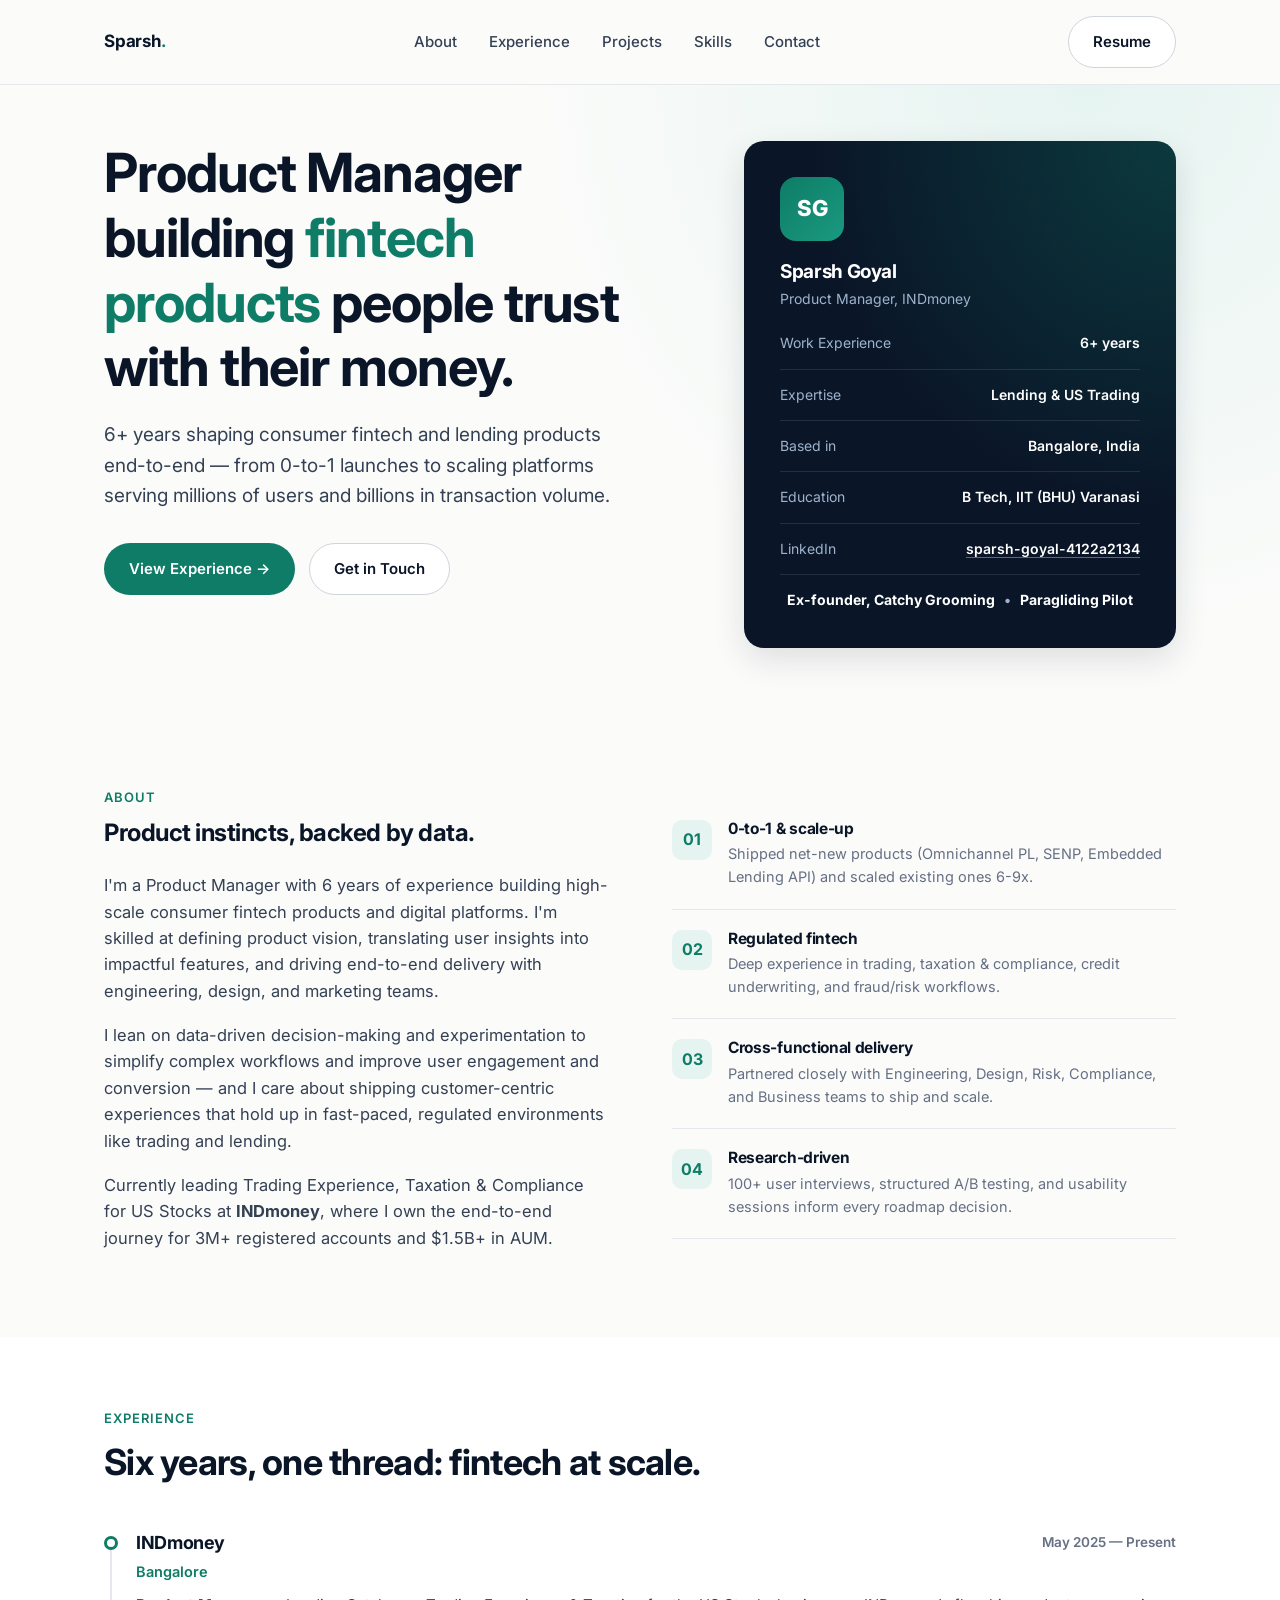
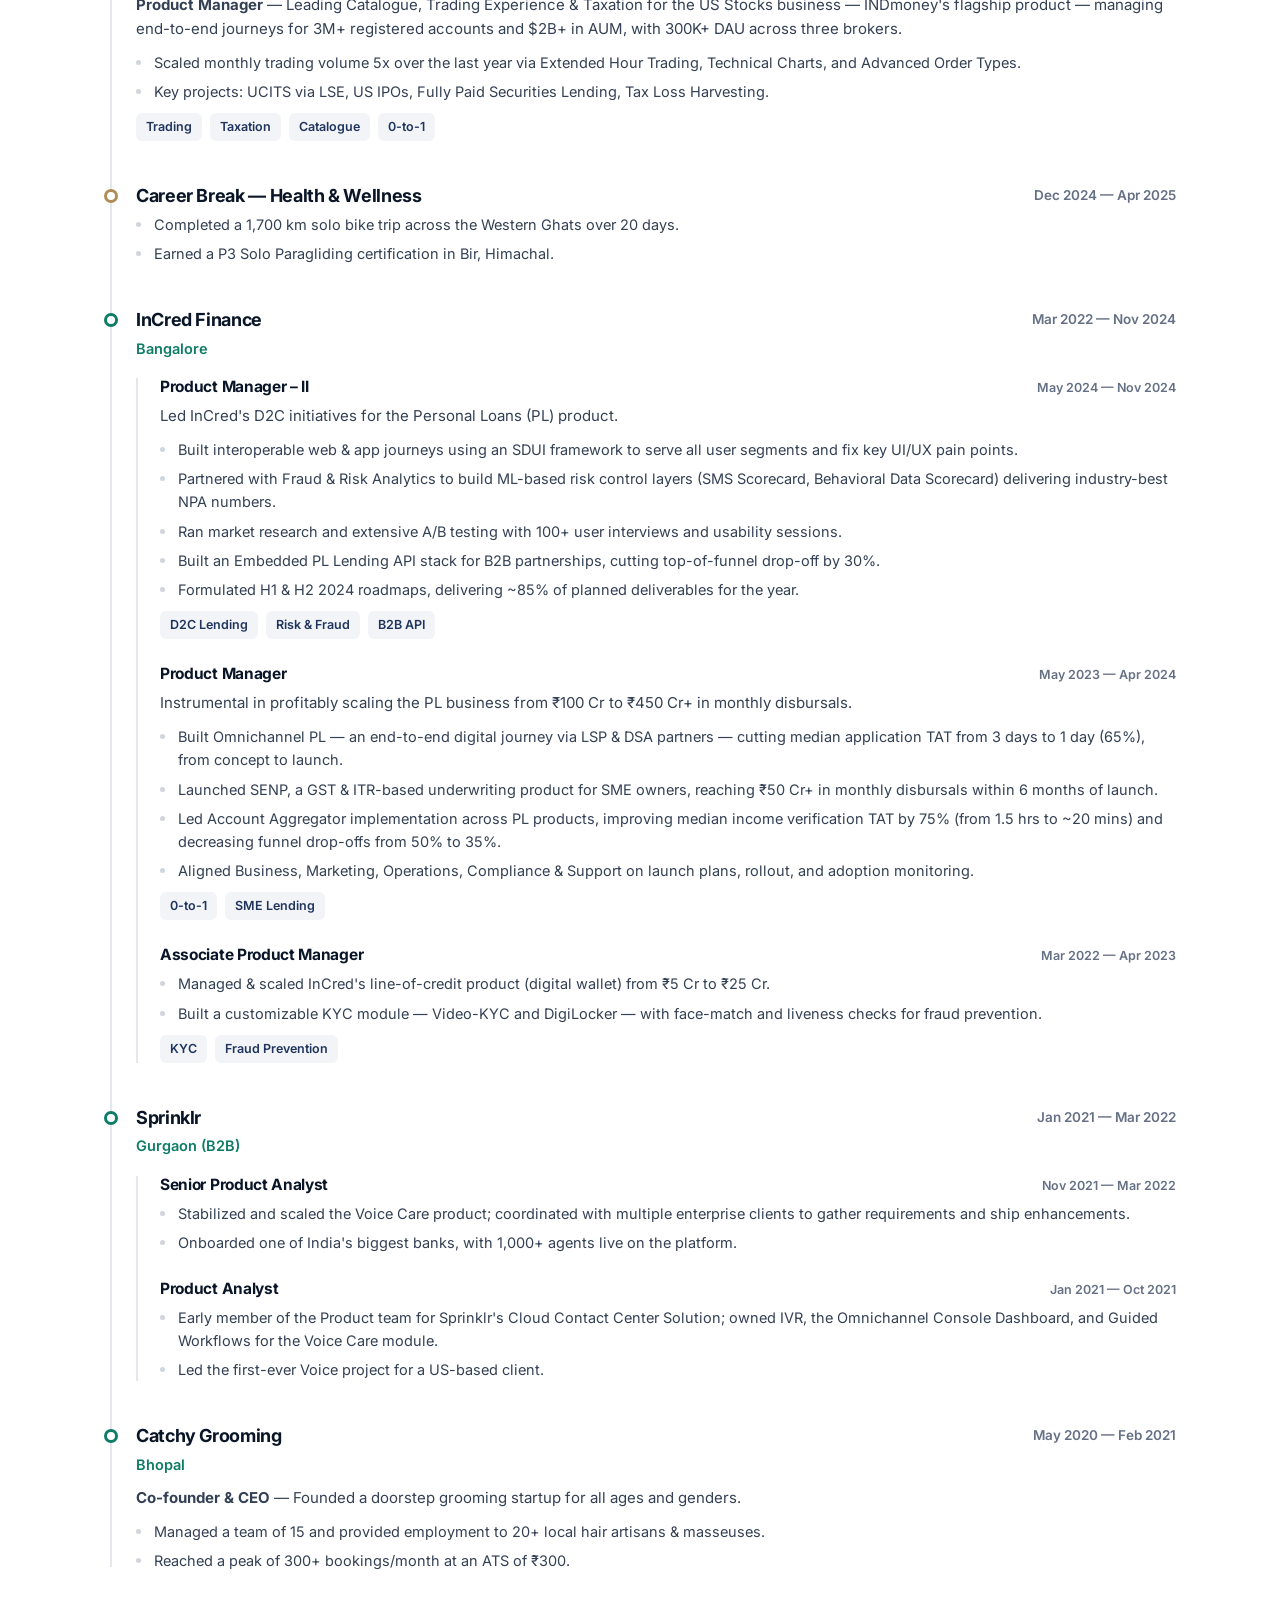
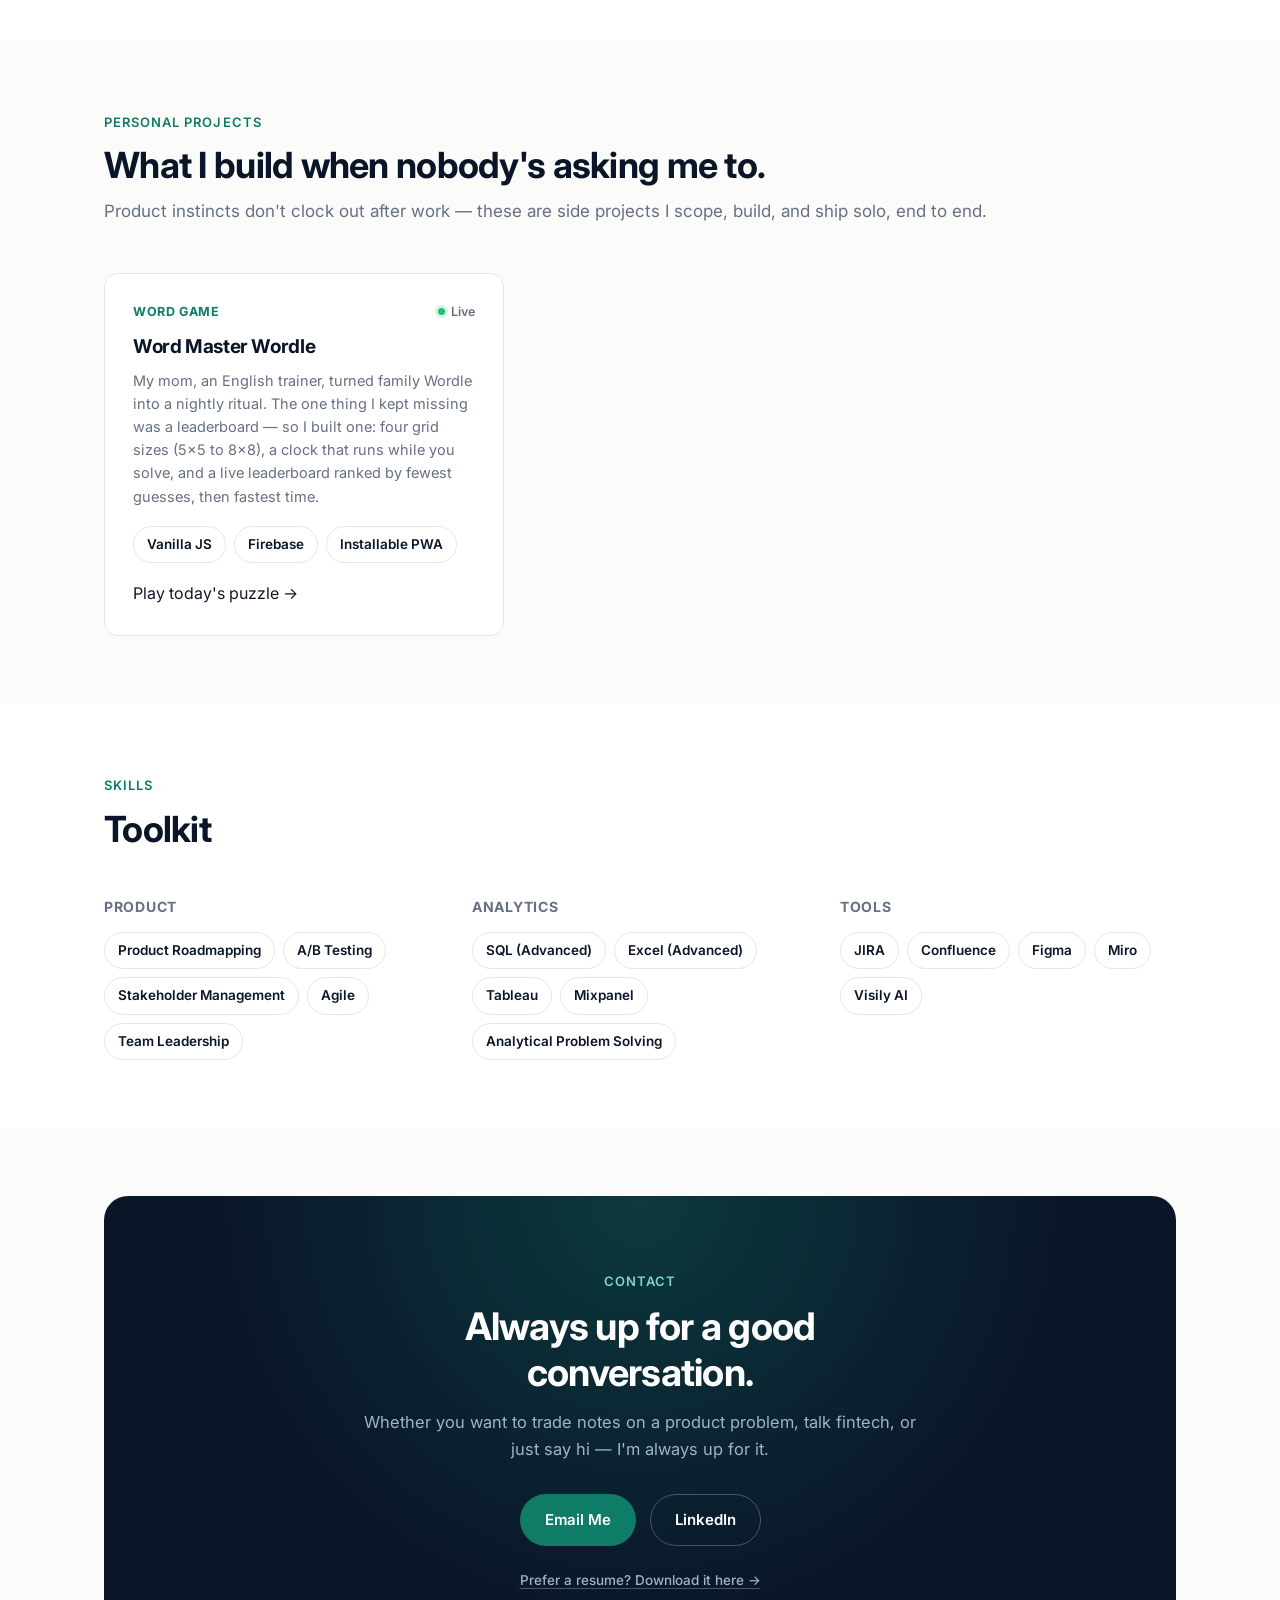
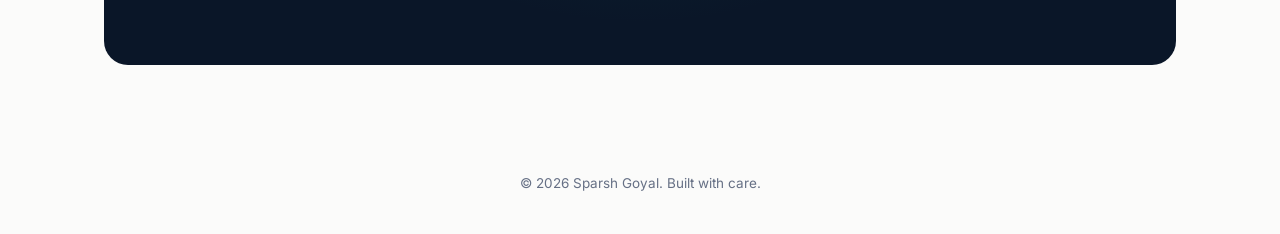
<file: My Portfolio.html>
<!DOCTYPE html>
<html lang="en">
<head>
<meta charset="UTF-8">
<meta name="viewport" content="width=device-width, initial-scale=1.0">
<title>Sparsh Goyal — Product Manager</title>
<meta name="description" content="Sparsh Goyal — Product Manager with 6+ years building high-scale consumer fintech products across trading, lending, and B2B SaaS.">
<link rel="preconnect" href="https://fonts.googleapis.com">
<link rel="preconnect" href="https://fonts.gstatic.com" crossorigin>
<link href="https://fonts.googleapis.com/css2?family=Inter:wght@400;500;600;700;800&display=swap" rel="stylesheet">
<link rel="stylesheet" href="css/style.css">
</head>
<body>

<nav class="nav">
  <div class="nav-inner">
    <a href="#top" class="nav-logo">Sparsh<span>.</span></a>
    <div class="nav-links">
      <a href="#about">About</a>
      <a href="#experience">Experience</a>
      <a href="#projects">Projects</a>
      <a href="#skills">Skills</a>
      <a href="#contact">Contact</a>
      <a href="assets/Sparsh_Goyal_Resume.pdf" class="nav-resume-mobile" download>Download Resume</a>
    </div>
    <div class="nav-cta">
      <a href="assets/Sparsh_Goyal_Resume.pdf" class="btn btn-outline" download>Resume</a>
      <button class="nav-toggle" aria-label="Toggle menu"><span></span><span></span><span></span></button>
    </div>
  </div>
</nav>

<header class="hero" id="top">
  <div class="container hero-inner">
    <div>
      <h1>Product Manager building <em>fintech products</em> people trust with their money.</h1>
      <p class="hero-sub">6+ years shaping consumer fintech and lending products end-to-end — from 0-to-1 launches to scaling platforms serving millions of users and billions in transaction volume.</p>
      <div class="hero-actions">
        <a href="#experience" class="btn btn-accent">View Experience →</a>
        <a href="#contact" class="btn btn-outline">Get in Touch</a>
      </div>
    </div>
    <div class="hero-card">
      <div class="hero-card-inner">
        <div class="hero-avatar">SG</div>
        <h3>Sparsh Goyal</h3>
        <p class="role">Product Manager, INDmoney</p>
        <div class="hero-card-list">
          <div class="hero-card-row"><span>Work Experience</span><span>6+ years</span></div>
          <div class="hero-card-row"><span>Expertise</span><span>Lending & US Trading</span></div>
          <div class="hero-card-row"><span>Based in</span><span>Bangalore, India</span></div>
          <div class="hero-card-row"><span>Education</span><span>B Tech, IIT (BHU) Varanasi</span></div>
          <div class="hero-card-row"><span>LinkedIn</span><a href="https://www.linkedin.com/in/sparsh-goyal-4122a2134/" target="_blank" rel="noopener">sparsh-goyal-4122a2134</a></div>
          <div class="hero-card-row hero-card-row-tagline">
            <div class="hero-card-tagline">Ex-founder, Catchy Grooming <span class="tagline-sep">•</span> Paragliding Pilot</div>
          </div>
        </div>
      </div>
    </div>
  </div>
</header>

<section id="about">
  <div class="container about-grid">
    <div>
      <div class="eyebrow">About</div>
      <h2 style="margin-bottom:24px;">Product instincts, backed by data.</h2>
      <div class="about-text">
        <p>I'm a Product Manager with 6 years of experience building high-scale consumer fintech products and digital platforms. I'm skilled at defining product vision, translating user insights into impactful features, and driving end-to-end delivery with engineering, design, and marketing teams.</p>
        <p>I lean on data-driven decision-making and experimentation to simplify complex workflows and improve user engagement and conversion — and I care about shipping customer-centric experiences that hold up in fast-paced, regulated environments like trading and lending.</p>
        <p>Currently leading Trading Experience, Taxation & Compliance for US Stocks at <strong>INDmoney</strong>, where I own the end-to-end journey for 3M+ registered accounts and $1.5B+ in AUM.</p>
      </div>
    </div>
    <div class="about-highlights">
      <div class="highlight-item">
        <div class="highlight-icon">01</div>
        <div><h4>0-to-1 & scale-up</h4><p>Shipped net-new products (Omnichannel PL, SENP, Embedded Lending API) and scaled existing ones 6-9x.</p></div>
      </div>
      <div class="highlight-item">
        <div class="highlight-icon">02</div>
        <div><h4>Regulated fintech</h4><p>Deep experience in trading, taxation & compliance, credit underwriting, and fraud/risk workflows.</p></div>
      </div>
      <div class="highlight-item">
        <div class="highlight-icon">03</div>
        <div><h4>Cross-functional delivery</h4><p>Partnered closely with Engineering, Design, Risk, Compliance, and Business teams to ship and scale.</p></div>
      </div>
      <div class="highlight-item">
        <div class="highlight-icon">04</div>
        <div><h4>Research-driven</h4><p>100+ user interviews, structured A/B testing, and usability sessions inform every roadmap decision.</p></div>
      </div>
    </div>
  </div>
</section>

<section id="experience" style="background:var(--white);">
  <div class="container">
    <div class="section-head">
      <div class="eyebrow">Experience</div>
      <h2>Six years, one thread: fintech at scale.</h2>
    </div>

    <div class="timeline">
      <div class="tl-item">
        <span class="tl-dot"></span>
        <div class="tl-head"><h3>INDmoney</h3><span class="tl-date">May 2025 — Present</span></div>
        <div class="tl-company">Bangalore</div>
        <p class="tl-desc"><strong>Product Manager</strong> — Leading Catalogue, Trading Experience & Taxation for the US Stocks business — INDmoney's flagship product — managing end-to-end journeys for 3M+ registered accounts and $2B+ in AUM, with 300K+ DAU across three brokers.</p>
        <ul class="tl-bullets">
          <li>Scaled monthly trading volume 5x over the last year via Extended Hour Trading, Technical Charts, and Advanced Order Types.</li>
          <li>Key projects: UCITS via LSE, US IPOs, Fully Paid Securities Lending, Tax Loss Harvesting.</li>
        </ul>
        <div class="tl-tags"><span class="tl-tag">Trading</span><span class="tl-tag">Taxation</span><span class="tl-tag">Catalogue</span><span class="tl-tag">0-to-1</span></div>
      </div>

      <div class="tl-item is-break">
        <span class="tl-dot"></span>
        <div class="tl-head"><h3>Career Break — Health & Wellness</h3><span class="tl-date">Dec 2024 — Apr 2025</span></div>
        <ul class="tl-bullets">
          <li>Completed a 1,700 km solo bike trip across the Western Ghats over 20 days.</li>
          <li>Earned a P3 Solo Paragliding certification in Bir, Himachal.</li>
        </ul>
      </div>

      <div class="tl-item">
        <span class="tl-dot"></span>
        <div class="tl-head"><h3>InCred Finance</h3><span class="tl-date">Mar 2022 — Nov 2024</span></div>
        <div class="tl-company">Bangalore</div>

        <div class="tl-roles">
          <div class="tl-role">
            <div class="tl-role-head"><h4>Product Manager – II</h4><span class="tl-date-sm">May 2024 — Nov 2024</span></div>
            <p class="tl-desc">Led InCred's D2C initiatives for the Personal Loans (PL) product.</p>
            <ul class="tl-bullets">
              <li>Built interoperable web & app journeys using an SDUI framework to serve all user segments and fix key UI/UX pain points.</li>
              <li>Partnered with Fraud & Risk Analytics to build ML-based risk control layers (SMS Scorecard, Behavioral Data Scorecard) delivering industry-best NPA numbers.</li>
              <li>Ran market research and extensive A/B testing with 100+ user interviews and usability sessions.</li>
              <li>Built an Embedded PL Lending API stack for B2B partnerships, cutting top-of-funnel drop-off by 30%.</li>
              <li>Formulated H1 & H2 2024 roadmaps, delivering ~85% of planned deliverables for the year.</li>
            </ul>
            <div class="tl-tags"><span class="tl-tag">D2C Lending</span><span class="tl-tag">Risk & Fraud</span><span class="tl-tag">B2B API</span></div>
          </div>

          <div class="tl-role">
            <div class="tl-role-head"><h4>Product Manager</h4><span class="tl-date-sm">May 2023 — Apr 2024</span></div>
            <p class="tl-desc">Instrumental in profitably scaling the PL business from ₹100 Cr to ₹450 Cr+ in monthly disbursals.</p>
            <ul class="tl-bullets">
              <li>Built Omnichannel PL — an end-to-end digital journey via LSP & DSA partners — cutting median application TAT from 3 days to 1 day (65%), from concept to launch.</li>
              <li>Launched SENP, a GST & ITR-based underwriting product for SME owners, reaching ₹50 Cr+ in monthly disbursals within 6 months of launch.</li>
              <li>Led Account Aggregator implementation across PL products, improving median income verification TAT by 75% (from 1.5 hrs to ~20 mins) and decreasing funnel drop-offs from 50% to 35%.</li>
              <li>Aligned Business, Marketing, Operations, Compliance & Support on launch plans, rollout, and adoption monitoring.</li>
            </ul>
            <div class="tl-tags"><span class="tl-tag">0-to-1</span><span class="tl-tag">SME Lending</span></div>
          </div>

          <div class="tl-role">
            <div class="tl-role-head"><h4>Associate Product Manager</h4><span class="tl-date-sm">Mar 2022 — Apr 2023</span></div>
            <ul class="tl-bullets">
              <li>Managed & scaled InCred's line-of-credit product (digital wallet) from ₹5 Cr to ₹25 Cr.</li>
              <li>Built a customizable KYC module — Video-KYC and DigiLocker — with face-match and liveness checks for fraud prevention.</li>
            </ul>
            <div class="tl-tags"><span class="tl-tag">KYC</span><span class="tl-tag">Fraud Prevention</span></div>
          </div>
        </div>
      </div>

      <div class="tl-item">
        <span class="tl-dot"></span>
        <div class="tl-head"><h3>Sprinklr</h3><span class="tl-date">Jan 2021 — Mar 2022</span></div>
        <div class="tl-company">Gurgaon (B2B)</div>

        <div class="tl-roles">
          <div class="tl-role">
            <div class="tl-role-head"><h4>Senior Product Analyst</h4><span class="tl-date-sm">Nov 2021 — Mar 2022</span></div>
            <ul class="tl-bullets">
              <li>Stabilized and scaled the Voice Care product; coordinated with multiple enterprise clients to gather requirements and ship enhancements.</li>
              <li>Onboarded one of India's biggest banks, with 1,000+ agents live on the platform.</li>
            </ul>
          </div>

          <div class="tl-role">
            <div class="tl-role-head"><h4>Product Analyst</h4><span class="tl-date-sm">Jan 2021 — Oct 2021</span></div>
            <ul class="tl-bullets">
              <li>Early member of the Product team for Sprinklr's Cloud Contact Center Solution; owned IVR, the Omnichannel Console Dashboard, and Guided Workflows for the Voice Care module.</li>
              <li>Led the first-ever Voice project for a US-based client.</li>
            </ul>
          </div>
        </div>
      </div>

      <div class="tl-item">
        <span class="tl-dot"></span>
        <div class="tl-head"><h3>Catchy Grooming</h3><span class="tl-date">May 2020 — Feb 2021</span></div>
        <div class="tl-company">Bhopal</div>
        <p class="tl-desc"><strong>Co-founder & CEO</strong> — Founded a doorstep grooming startup for all ages and genders.</p>
        <ul class="tl-bullets">
          <li>Managed a team of 15 and provided employment to 20+ local hair artisans & masseuses.</li>
          <li>Reached a peak of 300+ bookings/month at an ATS of ₹300.</li>
        </ul>
      </div>
    </div>
  </div>
</section>

<section id="projects">
  <div class="container">
    <div class="section-head">
      <div class="eyebrow">Personal Projects</div>
      <h2>What I build when nobody's asking me to.</h2>
      <p>Product instincts don't clock out after work — these are side projects I scope, build, and ship solo, end to end.</p>
    </div>

    <div class="pp-grid">
      <a href="https://sparshgoyal.work/wordle/" target="_blank" rel="noopener" class="pp-card">
        <div class="pp-card-top">
          <span class="pp-tag">Word Game</span>
          <span class="pp-live"><span class="dot"></span> Live</span>
        </div>
        <h3>Word Master Wordle</h3>
        <p>My mom, an English trainer, turned family Wordle into a nightly ritual. The one thing I kept missing was a leaderboard — so I built one: four grid sizes (5×5 to 8×8), a clock that runs while you solve, and a live leaderboard ranked by fewest guesses, then fastest time.</p>
        <div class="pp-stack">
          <span class="pill">Vanilla JS</span>
          <span class="pill">Firebase</span>
          <span class="pill">Installable PWA</span>
        </div>
        <span class="cs-link">Play today's puzzle →</span>
      </a>
    </div>
  </div>
</section>

<section id="skills" style="background:var(--white);">
  <div class="container">
    <div class="section-head">
      <div class="eyebrow">Skills</div>
      <h2>Toolkit</h2>
    </div>
    <div class="skills-grid">
      <div class="skill-group">
        <h4>Product</h4>
        <div class="pill-row">
          <span class="pill">Product Roadmapping</span>
          <span class="pill">A/B Testing</span>
          <span class="pill">Stakeholder Management</span>
          <span class="pill">Agile</span>
          <span class="pill">Team Leadership</span>
        </div>
      </div>
      <div class="skill-group">
        <h4>Analytics</h4>
        <div class="pill-row">
          <span class="pill">SQL (Advanced)</span>
          <span class="pill">Excel (Advanced)</span>
          <span class="pill">Tableau</span>
          <span class="pill">Mixpanel</span>
          <span class="pill">Analytical Problem Solving</span>
        </div>
      </div>
      <div class="skill-group">
        <h4>Tools</h4>
        <div class="pill-row">
          <span class="pill">JIRA</span>
          <span class="pill">Confluence</span>
          <span class="pill">Figma</span>
          <span class="pill">Miro</span>
          <span class="pill">Visily AI</span>
        </div>
      </div>
    </div>
  </div>
</section>

<section id="contact">
  <div class="container">
    <div class="contact">
      <div class="contact-inner">
        <div class="eyebrow" style="color:#7fd6c1;">Contact</div>
        <h2>Always up for a good conversation.</h2>
        <p>Whether you want to trade notes on a product problem, talk fintech, or just say hi — I'm always up for it.</p>
        <div class="contact-actions">
          <a href="mailto:sparsh.goyal.cer16@itbhu.ac.in" class="btn btn-accent">Email Me</a>
          <a href="https://www.linkedin.com/in/sparsh-goyal-4122a2134/" target="_blank" rel="noopener" class="btn btn-outline">LinkedIn</a>
        </div>
        <a href="assets/Sparsh_Goyal_Resume.pdf" class="contact-resume-link" download>Prefer a resume? Download it here →</a>
      </div>
    </div>
  </div>
</section>

<footer>
  <div class="container">© 2026 Sparsh Goyal. Built with care.</div>
</footer>

<script src="js/script.js"></script>
</body>
</html>
</file>
<file: css/style.css>
/* ---------- Design tokens ---------- */
:root{
  --navy-950:#0a1628;
  --navy-900:#0f1f38;
  --navy-800:#16294a;
  --navy-700:#20355e;
  --ink:#101828;
  --slate-700:#344054;
  --slate-500:#667085;
  --slate-300:#d0d5dd;
  --slate-200:#e4e7ec;
  --slate-100:#f2f4f7;
  --paper:#fbfbfa;
  --white:#ffffff;
  --accent:#0e7c66;
  --accent-light:#e6f4f1;
  --accent-dark:#0a5f4e;
  --gold:#b08d57;
  --radius:14px;
  --radius-sm:8px;
  --shadow-sm:0 1px 2px rgba(16,24,40,0.06);
  --shadow-md:0 4px 12px rgba(16,24,40,0.08);
  --shadow-lg:0 12px 32px rgba(16,24,40,0.12);
  --maxw:1120px;
}

*,*::before,*::after{box-sizing:border-box;margin:0;padding:0;}

html{scroll-behavior:smooth;}

body{
  font-family:'Inter',-apple-system,BlinkMacSystemFont,'Segoe UI',sans-serif;
  color:var(--ink);
  background:var(--paper);
  line-height:1.6;
  -webkit-font-smoothing:antialiased;
}

img{max-width:100%;display:block;}
a{color:inherit;text-decoration:none;}
ul{list-style:none;}

.container{
  max-width:var(--maxw);
  margin:0 auto;
  padding:0 24px;
}

h1,h2,h3,h4{
  font-weight:700;
  letter-spacing:-0.02em;
  line-height:1.2;
  color:var(--navy-950);
}

.eyebrow{
  display:inline-block;
  font-size:13px;
  font-weight:600;
  letter-spacing:0.08em;
  text-transform:uppercase;
  color:var(--accent);
  margin-bottom:12px;
}

.section-head{
  max-width:820px;
  margin-bottom:48px;
}
.section-head h2{font-size:clamp(28px,3.5vw,36px);}
.section-head p{color:var(--slate-500);font-size:17px;margin-top:10px;}

section{padding:68px 0;}
@media (max-width:768px){section{padding:48px 0;}}

/* ---------- Buttons ---------- */
.btn{
  display:inline-flex;
  align-items:center;
  gap:8px;
  padding:13px 24px;
  border-radius:999px;
  font-weight:600;
  font-size:15px;
  border:1.5px solid transparent;
  cursor:pointer;
  transition:transform .15s ease, box-shadow .15s ease, background .15s ease, color .15s ease;
}
.btn:hover{transform:translateY(-1px);}
.btn-primary{background:var(--navy-950);color:var(--white);}
.btn-primary:hover{background:var(--navy-800);box-shadow:var(--shadow-md);}
.btn-outline{border-color:var(--slate-300);color:var(--navy-950);background:var(--white);}
.btn-outline:hover{border-color:var(--navy-950);box-shadow:var(--shadow-sm);}
.btn-accent{background:var(--accent);color:var(--white);}
.btn-accent:hover{background:var(--accent-dark);box-shadow:var(--shadow-md);}

/* ---------- Nav ---------- */
.nav{
  position:sticky;top:0;z-index:50;
  background:rgba(251,251,250,0.85);
  backdrop-filter:saturate(180%) blur(10px);
  border-bottom:1px solid var(--slate-200);
}
.nav-inner{
  display:flex;align-items:center;justify-content:space-between;
  padding:16px 24px;
  max-width:var(--maxw);margin:0 auto;
}
.nav-logo{font-weight:700;font-size:17px;color:var(--navy-950);letter-spacing:-0.01em;}
.nav-logo span{color:var(--accent);}
.nav-links{display:flex;align-items:center;gap:32px;}
.nav-links a{font-size:15px;font-weight:500;color:var(--slate-700);transition:color .15s;}
.nav-links a:hover{color:var(--navy-950);}
.nav-cta{display:flex;align-items:center;gap:14px;}
.nav-toggle{display:none;background:none;border:none;cursor:pointer;padding:11px;margin:-11px;}
.nav-toggle span{display:block;width:22px;height:2px;background:var(--navy-950);margin:5px 0;transition:.2s;}
.nav-resume-mobile{display:none;}

@media (max-width:860px){
  .nav-links{
    position:fixed;top:65px;left:0;right:0;
    background:var(--white);
    flex-direction:column;
    align-items:flex-start;
    padding:24px;
    gap:20px;
    border-bottom:1px solid var(--slate-200);
    transform:translateY(-150%);
    opacity:0;
    transition:transform .25s ease, opacity .25s ease;
  }
  .nav-links.open{transform:translateY(0);opacity:1;}
  .nav-cta .btn-outline{display:none;}
  .nav-toggle{display:block;}
  .nav-resume-mobile{display:block;font-weight:700;color:var(--accent);}
}

/* ---------- Hero ---------- */
.hero{
  padding:56px 0 68px;
  background:
    radial-gradient(circle at 85% 0%, var(--accent-light) 0%, transparent 45%),
    var(--paper);
}
.hero-inner{
  display:grid;
  grid-template-columns:1.15fr 0.85fr;
  gap:56px;
  align-items:start;
}
.hero h1{font-size:clamp(36px,5vw,54px);margin-bottom:20px;}
.hero h1 em{font-style:normal;color:var(--accent);}
.hero-sub{font-size:19px;color:var(--slate-700);max-width:540px;margin-bottom:32px;}
.hero-actions{display:flex;gap:14px;flex-wrap:wrap;}

.hero-card{
  background:var(--navy-950);
  border-radius:20px;
  padding:36px;
  color:var(--white);
  box-shadow:var(--shadow-lg);
  position:relative;
  overflow:hidden;
}
.hero-card::before{
  content:'';position:absolute;inset:0;
  background:radial-gradient(circle at 100% 0%, rgba(14,124,102,0.35), transparent 55%);
}
.hero-card-inner{position:relative;z-index:1;}
.hero-avatar{
  width:64px;height:64px;border-radius:16px;
  background:linear-gradient(135deg,var(--accent),#1a9a80);
  display:flex;align-items:center;justify-content:center;
  font-weight:800;font-size:22px;color:var(--white);
  margin-bottom:20px;
}
.hero-card h3{color:var(--white);font-size:19px;margin-bottom:4px;}
.hero-card p.role{color:#9fb3cc;font-size:14px;margin-bottom:22px;}
.hero-card-list{display:flex;flex-direction:column;gap:14px;}
.hero-card-row{display:flex;justify-content:space-between;font-size:14px;padding-bottom:14px;border-bottom:1px solid rgba(255,255,255,0.1);}
.hero-card-row:last-child{border-bottom:none;padding-bottom:0;}
.hero-card-row span:first-child{color:#9fb3cc;}
.hero-card-row span:last-child{font-weight:600;}
.hero-card-row a{font-weight:600;text-decoration:underline;text-underline-offset:3px;text-decoration-color:rgba(255,255,255,0.35);transition:text-decoration-color .15s;}
.hero-card-row a:hover{text-decoration-color:var(--white);}
.hero-card-row-tagline{justify-content:center;}
.hero-card-tagline{color:var(--white);font-weight:700;font-size:14px;text-align:center;}
.tagline-sep{color:var(--accent);margin:0 6px;}

@media (max-width:900px){
  .hero-inner{grid-template-columns:1fr;}
  .hero-card{max-width:420px;}
}
@media (max-width:480px){
  .hero-card{padding:28px 24px;}
}

/* ---------- About ---------- */
.about-grid{
  display:grid;
  grid-template-columns:1fr 1fr;
  gap:64px;
  align-items:start;
}
@media (max-width:900px){
  .about-grid{grid-template-columns:1fr;gap:40px;}
  .about-highlights{margin-top:0;}
}
.about-text p{color:var(--slate-700);font-size:16.5px;margin-bottom:18px;}
.about-highlights{display:flex;flex-direction:column;gap:0;margin-top:36px;}
.highlight-item{
  display:flex;gap:16px;
  padding:20px 0;
  border-bottom:1px solid var(--slate-200);
}
.highlight-item:first-child{padding-top:0;}
.highlight-icon{
  width:40px;height:40px;border-radius:10px;
  background:var(--accent-light);color:var(--accent);
  display:flex;align-items:center;justify-content:center;
  flex-shrink:0;font-weight:700;
}
.highlight-item h4{font-size:15.5px;margin-bottom:4px;}
.highlight-item p{font-size:14.5px;color:var(--slate-500);}

/* ---------- Experience timeline ---------- */
.timeline{position:relative;padding-left:32px;}
.timeline::before{
  content:'';position:absolute;left:6px;top:6px;bottom:6px;
  width:2px;background:var(--slate-200);
}
.tl-item{position:relative;padding-bottom:44px;}
.tl-item:last-child{padding-bottom:0;}
.tl-dot{
  position:absolute;left:-32px;top:4px;
  width:14px;height:14px;border-radius:50%;
  background:var(--white);border:3px solid var(--accent);
}
.tl-item.is-break .tl-dot{border-color:var(--gold);}
.tl-head{display:flex;justify-content:space-between;flex-wrap:wrap;gap:8px;margin-bottom:6px;}
.tl-head h3{font-size:18px;}
.tl-head .tl-date{font-size:13.5px;color:var(--slate-500);font-weight:600;white-space:nowrap;}
.tl-company{font-size:14.5px;color:var(--accent);font-weight:600;margin-bottom:10px;}
.tl-item p.tl-desc{color:var(--slate-700);font-size:15px;margin-bottom:10px;}
.tl-bullets{display:flex;flex-direction:column;gap:6px;}
.tl-bullets li{
  font-size:14.5px;color:var(--slate-700);
  padding-left:18px;position:relative;
}
.tl-bullets li::before{
  content:'';position:absolute;left:0;top:9px;
  width:5px;height:5px;border-radius:50%;background:var(--slate-300);
}
.tl-tags{display:flex;gap:8px;flex-wrap:wrap;margin-top:10px;}
.tl-tag{
  font-size:12.5px;font-weight:600;color:var(--navy-700);
  background:var(--slate-100);padding:4px 10px;border-radius:6px;
}

.tl-roles{
  margin-top:18px;
  padding-left:22px;
  border-left:2px solid var(--slate-200);
  display:flex;flex-direction:column;
  gap:26px;
}
.tl-role-head{display:flex;justify-content:space-between;flex-wrap:wrap;gap:6px;margin-bottom:6px;}
.tl-role-head h4{font-size:15.5px;font-weight:700;color:var(--navy-950);}
.tl-role-head .tl-date-sm{font-size:12.5px;color:var(--slate-500);font-weight:600;white-space:nowrap;}

/* ---------- Skills ---------- */
.skills-grid{
  display:grid;
  grid-template-columns:repeat(3,1fr);
  gap:32px;
}
@media (max-width:768px){.skills-grid{grid-template-columns:1fr;}}
.skill-group h4{font-size:14px;color:var(--slate-500);text-transform:uppercase;letter-spacing:0.05em;margin-bottom:16px;}
.pill-row{display:flex;flex-wrap:wrap;gap:8px;}
.pill{
  font-size:13.5px;font-weight:600;color:var(--navy-950);
  background:var(--white);border:1px solid var(--slate-200);
  padding:7px 13px;border-radius:999px;
}

/* ---------- Personal Projects ---------- */
#projects .section-head{max-width:920px;}
.pp-grid{display:flex;flex-wrap:wrap;gap:24px;}
.pp-card{
  background:var(--white);
  border:1px solid var(--slate-200);
  border-radius:var(--radius);
  padding:28px;
  flex:1 1 320px;
  max-width:400px;
  display:flex;flex-direction:column;
  transition:transform .18s ease, box-shadow .18s ease, border-color .18s ease;
}
.pp-card:hover{transform:translateY(-4px);box-shadow:var(--shadow-lg);border-color:transparent;}
.pp-card-top{display:flex;align-items:center;justify-content:space-between;margin-bottom:14px;}
.pp-tag{
  font-size:12.5px;font-weight:700;letter-spacing:0.05em;text-transform:uppercase;
  color:var(--accent);
}
.pp-live{display:inline-flex;align-items:center;gap:6px;font-size:12.5px;font-weight:600;color:var(--slate-500);}
.pp-live .dot{width:7px;height:7px;border-radius:50%;background:#1fbf75;box-shadow:0 0 0 3px rgba(31,191,117,0.18);}
.pp-card h3{font-size:19px;margin-bottom:10px;}
.pp-card p{font-size:14.5px;color:var(--slate-500);margin-bottom:18px;flex-grow:1;}
.pp-stack{display:flex;flex-wrap:wrap;gap:8px;margin-bottom:18px;}

/* ---------- Contact / footer ---------- */
.contact{
  background:var(--navy-950);
  color:var(--white);
  border-radius:24px;
  padding:72px 48px;
  text-align:center;
  position:relative;
  overflow:hidden;
}
@media (max-width:640px){
  .contact{padding:48px 24px;border-radius:16px;}
}
.contact::before{
  content:'';position:absolute;inset:0;
  background:radial-gradient(circle at 50% 0%, rgba(14,124,102,0.35), transparent 60%);
}
.contact-inner{position:relative;z-index:1;max-width:560px;margin:0 auto;}
.contact h2{color:var(--white);font-size:clamp(26px,4vw,38px);margin-bottom:14px;}
.contact p{color:#9fb3cc;font-size:16.5px;margin-bottom:32px;}
.contact-actions{display:flex;gap:14px;justify-content:center;flex-wrap:wrap;}
.contact-resume-link{display:inline-block;margin-top:24px;font-size:13.5px;font-weight:500;color:#9fb3cc;text-decoration:underline;text-underline-offset:3px;text-decoration-color:rgba(159,179,204,0.4);transition:color .15s;}
.contact-resume-link:hover{color:var(--white);}
.contact .btn-outline{background:transparent;border-color:rgba(255,255,255,0.25);color:var(--white);}
.contact .btn-outline:hover{border-color:var(--white);}

footer{padding:40px 24px;text-align:center;color:var(--slate-500);font-size:13.5px;}
</file>
